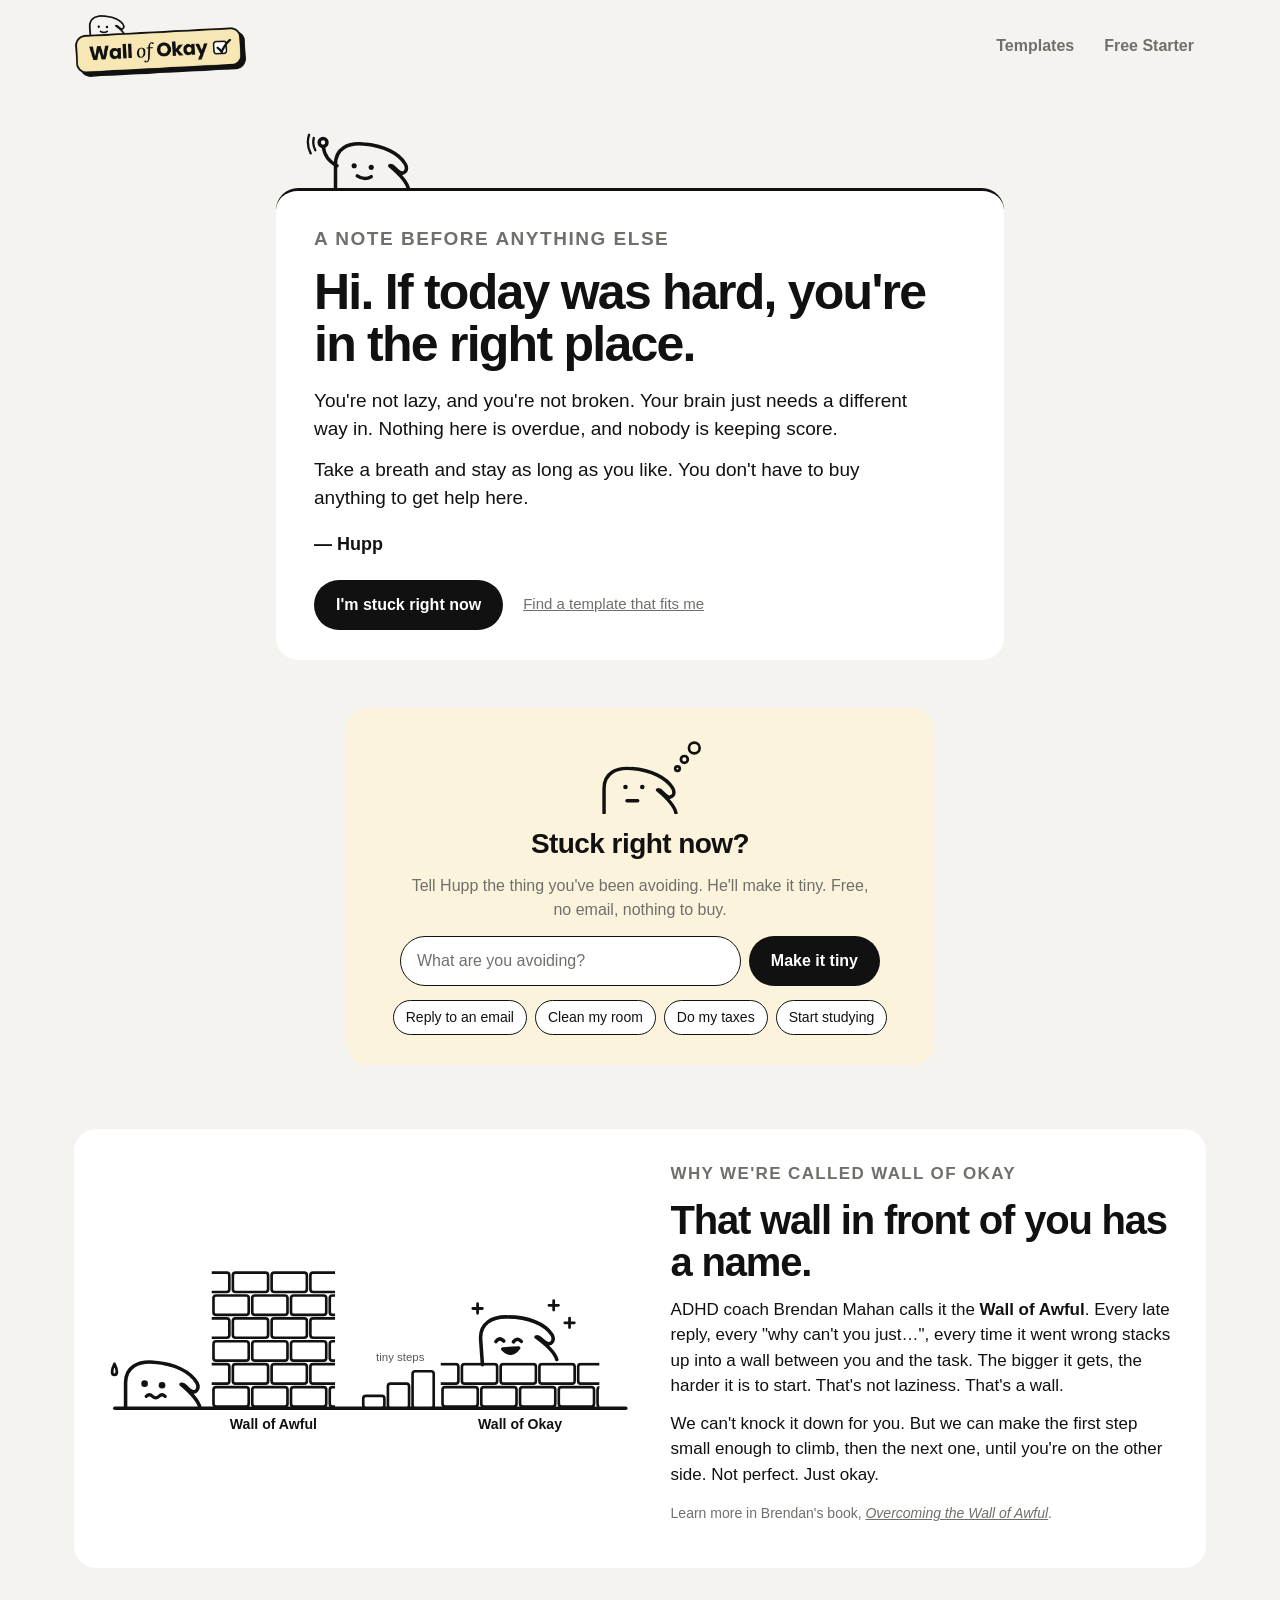
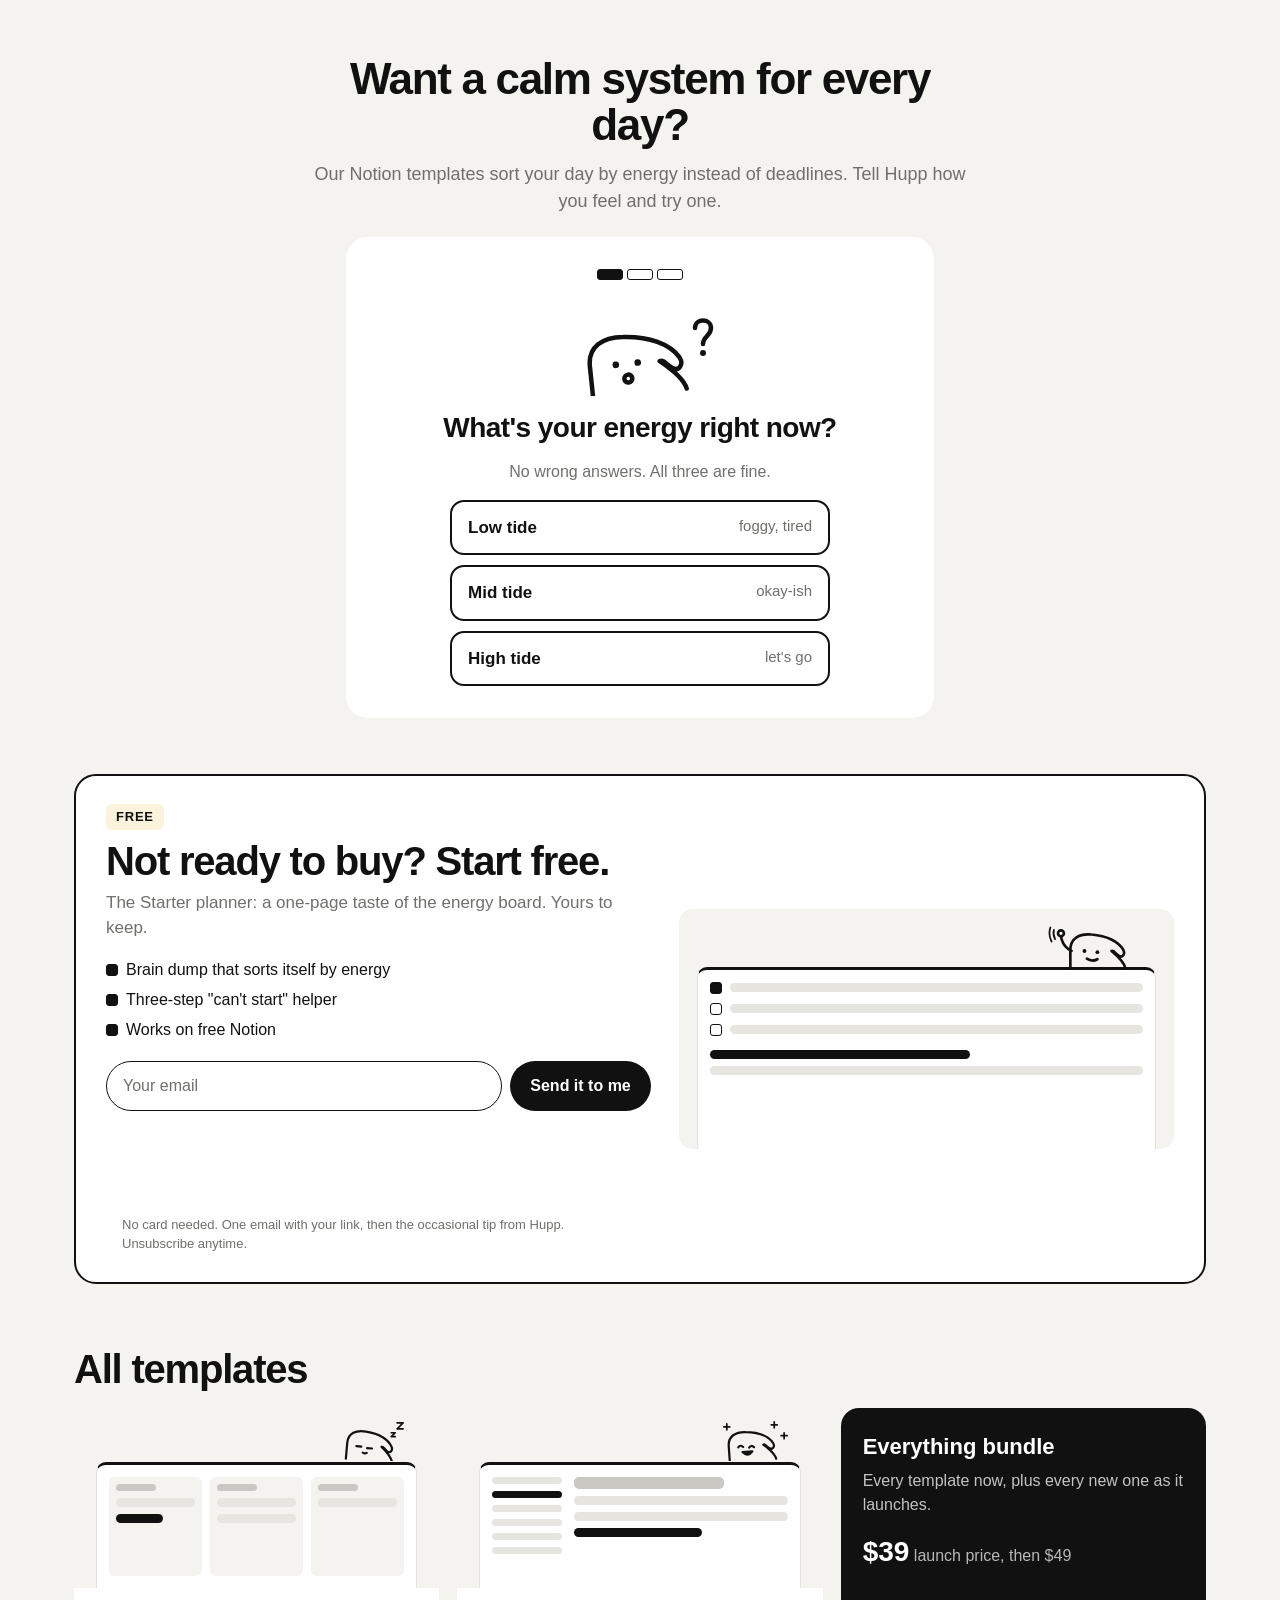
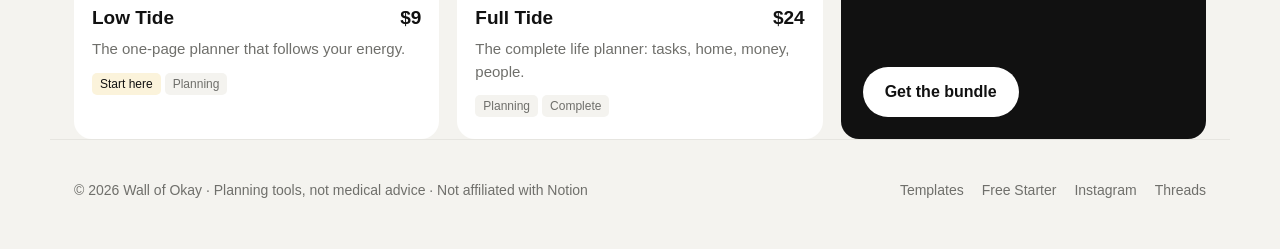
<file: index.html>
<!doctype html>
<html lang="en">
<head>
<meta charset="utf-8">
<meta name="viewport" content="width=device-width, initial-scale=1">
<title>Wall of Okay · Calm Notion templates for ADHD brains</title>
<meta name="description" content="Calm Notion templates for ADHD brains. Tell Hupp your energy, try a tiny planner, and get the free Starter.">
<meta name="theme-color" content="#F4F3EF">
<link rel="icon" href="/assets/favicon.svg" type="image/svg+xml">
<link rel="icon" href="/assets/favicon-32.png" sizes="32x32" type="image/png">
<link rel="apple-touch-icon" href="/assets/apple-touch-icon.png">
<meta property="og:type" content="website">
<meta property="og:site_name" content="Wall of Okay">
<meta property="og:title" content="Wall of Okay · Calm Notion templates for ADHD brains">
<meta property="og:description" content="Calm Notion templates for ADHD brains. Tell Hupp your energy, try a tiny planner, and get the free Starter.">
<meta property="og:url" content="https://wallofokay.com/">
<meta property="og:image" content="https://wallofokay.com/assets/og.png">
<meta name="twitter:card" content="summary_large_image">
<link rel="stylesheet" href="/assets/site.css">
</head>
<body>
<a class="skip" href="#main">Skip to content</a>
<header class="site-head">
<a class="brand" href="/"><img src="/assets/logo/wall-of-okay-logo.png" alt="Wall of Okay" width="172" height="64"></a>
<nav aria-label="Main"><a href="/templates.html">Templates</a><a href="/#starter">Free<span class="long"> Starter</span></a></nav>
</header>
<main id="main">
<section class="note" aria-labelledby="note-title">
<div class="note-card"><svg class="hupp sit" viewBox="20 32 170 100" width="170" height="100" aria-hidden="true" focusable="false"><path d="M60 100 Q44 92 42 74" fill="none" stroke="currentColor" stroke-width="4.5" stroke-linecap="round" stroke-linejoin="round"></path><circle cx="42" cy="70" r="5" fill="var(--bg)" stroke="currentColor" stroke-width="4.5"></circle><path d="M30 64 Q28 72 32 80" fill="none" stroke="currentColor" stroke-width="3" stroke-linecap="round" stroke-linejoin="round"></path><path d="M24 60 Q20 72 26 84" fill="none" stroke="currentColor" stroke-width="3" stroke-linecap="round" stroke-linejoin="round"></path><path d="M58 130 V98 C 58 78, 74 70, 94 72 C 120 74, 140 84, 148 98 C 152 106, 146 112, 140 108 C 134 104, 132 98, 128 100 C 140 110, 150 120, 152 130" fill="none" stroke="currentColor" stroke-width="4.5" stroke-linecap="round" stroke-linejoin="round"></path><circle cx="82" cy="100" r="3.3" fill="currentColor"></circle><circle cx="104" cy="102" r="3.3" fill="currentColor"></circle><path d="M86 113 Q95 119 104 114" fill="none" stroke="currentColor" stroke-width="4.5" stroke-linecap="round" stroke-linejoin="round"></path></svg>
<p class="note-label">A note before anything else</p>
<h1 id="note-title">Hi. If today was hard, you're in the right place.</h1>
<p>You're not lazy, and you're not broken. Your brain just needs a different way in. Nothing here is overdue, and nobody is keeping score.</p>
<p>Take a breath and stay as long as you like. You don't have to buy anything to get help here.</p>
<p class="sign">Hupp</p>
<div class="note-actions"><a class="btn" href="#stuck">I'm stuck right now</a><a class="link" href="#ask">Find a template that fits me</a></div>
</div>
</section>

<section class="stuck" id="stuck" aria-labelledby="stuck-title">
<div class="stuck-card">
<div class="st" data-st="ask">
<svg class="hupp md" viewBox="20 32 170 100" width="170" height="100" aria-hidden="true" focusable="false"><path d="M58 130 V98 C 58 78, 74 70, 94 72 C 120 74, 140 84, 148 98 C 152 106, 146 112, 140 108 C 134 104, 132 98, 128 100 C 140 110, 150 120, 152 130" fill="none" stroke="currentColor" stroke-width="4.5" stroke-linecap="round" stroke-linejoin="round"></path><circle cx="86" cy="96" r="3" fill="currentColor"></circle><circle cx="108" cy="96" r="3" fill="currentColor"></circle><path d="M88 114 H102" fill="none" stroke="currentColor" stroke-width="4.5" stroke-linecap="round" stroke-linejoin="round"></path><circle cx="154" cy="72" r="3" fill="none" stroke="currentColor" stroke-width="3.5"></circle><circle cx="163" cy="60" r="4.5" fill="none" stroke="currentColor" stroke-width="3.5"></circle><circle cx="176" cy="45" r="7" fill="none" stroke="currentColor" stroke-width="3.5"></circle></svg>
<h2 id="stuck-title" class="q" tabindex="-1">Stuck right now?</h2>
<p class="sub">Tell Hupp the thing you've been avoiding. He'll make it tiny. Free, no email, nothing to buy.</p>
<form class="stuck-form" data-stuck-form><label class="visually-hidden" for="stuck-input">What are you avoiding?</label>
<input id="stuck-input" type="text" maxlength="80" placeholder="What are you avoiding?" autocomplete="off"><button type="submit" class="btn">Make it tiny</button></form>
<div class="chips" aria-label="Or pick one"><button type="button" class="chip" data-chip>Reply to an email</button><button type="button" class="chip" data-chip>Clean my room</button><button type="button" class="chip" data-chip>Do my taxes</button><button type="button" class="chip" data-chip>Start studying</button></div>
</div>
<div class="st" data-st="step" hidden>
<svg class="hupp md" viewBox="20 32 170 100" width="170" height="100" aria-hidden="true" focusable="false"><path d="M58 130 V98 C 58 78, 74 70, 94 72 C 120 74, 140 84, 148 98 C 152 106, 146 112, 140 108 C 134 104, 132 98, 128 100 C 140 110, 150 120, 152 130" fill="none" stroke="currentColor" stroke-width="4.5" stroke-linecap="round" stroke-linejoin="round"></path><circle cx="86" cy="100" r="3.3" fill="currentColor"></circle><circle cx="108" cy="100" r="3.3" fill="currentColor"></circle><path d="M88 113 Q97 119 106 114" fill="none" stroke="currentColor" stroke-width="4.5" stroke-linecap="round" stroke-linejoin="round"></path><path d="M146 110 Q160 108 174 100" fill="none" stroke="currentColor" stroke-width="4.5" stroke-linecap="round" stroke-linejoin="round"></path><path d="M174 100 L182 96" fill="none" stroke="currentColor" stroke-width="4.5" stroke-linecap="round" stroke-linejoin="round"></path><circle cx="174" cy="100" r="4" fill="var(--bg)" stroke="currentColor" stroke-width="4.5"></circle></svg>
<h2 class="q" tabindex="-1">Okay. Your only job right now:</h2>
<p class="sub">For "<span data-task></span>"</p>
<div class="tiny" data-tiny></div>
<div class="row-btns"><button type="button" class="btn" data-start>Start 2 minutes</button><button type="button" class="btn ghost" data-smaller>Even smaller, please</button></div>
<button type="button" class="link" data-again>Something else</button>
</div>
<div class="st" data-st="timer" hidden>
<h2 class="q" tabindex="-1">Just this. Nothing else.</h2>
<div class="tiny" data-tiny-copy></div>
<div class="clock" data-clock aria-live="off">2:00</div>
<div class="bricks wide" data-timer-bricks aria-hidden="true"><i></i><i></i><i></i><i></i><i></i><i></i><i></i><i></i></div>
<div class="row-btns"><button type="button" class="btn" data-did>I did it</button><button type="button" class="btn ghost" data-stop>Stop</button></div>
</div>
<div class="st" data-st="done" hidden>
<div class="hopper"><svg class="hupp md" viewBox="20 32 170 100" width="170" height="100" aria-hidden="true" focusable="false"><g transform="rotate(-4 100 130)"><path d="M58 130 V98 C 58 78, 74 70, 94 72 C 120 74, 140 84, 148 98 C 152 106, 146 112, 140 108 C 134 104, 132 98, 128 100 C 140 110, 150 120, 152 130" fill="none" stroke="currentColor" stroke-width="4.5" stroke-linecap="round" stroke-linejoin="round"></path><path d="M77 102 Q82 96 87 102" fill="none" stroke="currentColor" stroke-width="4.5" stroke-linecap="round" stroke-linejoin="round"></path><path d="M99 104 Q104 98 109 104" fill="none" stroke="currentColor" stroke-width="4.5" stroke-linecap="round" stroke-linejoin="round"></path><path d="M85 112 Q95 124 105 112 Z" fill="currentColor" stroke="currentColor" stroke-width="4.5" stroke-linecap="round" stroke-linejoin="round"></path></g><path d="M52 56 V68 M46 62 H58" fill="none" stroke="currentColor" stroke-width="3.5" stroke-linecap="round" stroke-linejoin="round"></path><path d="M148 52 V64 M142 58 H154" fill="none" stroke="currentColor" stroke-width="3.5" stroke-linecap="round" stroke-linejoin="round"></path><path d="M168 74 V86 M162 80 H174" fill="none" stroke="currentColor" stroke-width="3.5" stroke-linecap="round" stroke-linejoin="round"></path></svg><span class="hupword" aria-hidden="true">hup!</span></div>
<h2 class="q" tabindex="-1">You started. That's the hardest part.</h2>
<p class="sub">Keep going for two more minutes, or stop here. Both count.</p>
<div class="row-btns"><button type="button" class="btn" data-more>2 more minutes</button><button type="button" class="btn ghost" data-again>Something else</button></div>
</div>
<div class="st" data-st="rest" hidden>
<svg class="hupp md" viewBox="20 32 170 100" width="170" height="100" aria-hidden="true" focusable="false"><g transform="rotate(5 100 130)"><path d="M58 130 V98 C 58 78, 74 70, 94 72 C 120 74, 140 84, 148 98 C 152 106, 146 112, 140 108 C 134 104, 132 98, 128 100 C 140 110, 150 120, 152 130" fill="none" stroke="currentColor" stroke-width="4.5" stroke-linecap="round" stroke-linejoin="round"></path><path d="M77 103 H87" fill="none" stroke="currentColor" stroke-width="4.5" stroke-linecap="round" stroke-linejoin="round"></path><path d="M99 105 H109" fill="none" stroke="currentColor" stroke-width="4.5" stroke-linecap="round" stroke-linejoin="round"></path><path d="M91 115 Q95 117 99 115" fill="none" stroke="currentColor" stroke-width="4.5" stroke-linecap="round" stroke-linejoin="round"></path></g><path d="M150 74 H158 L150 82 H158" fill="none" stroke="currentColor" stroke-width="3.5" stroke-linecap="round" stroke-linejoin="round"></path><path d="M162 54 H174 L162 66 H174" fill="none" stroke="currentColor" stroke-width="3.5" stroke-linecap="round" stroke-linejoin="round"></path></svg>
<h2 class="q" tabindex="-1">That's okay. You showed up.</h2>
<p class="sub">Not today is allowed. Come back whenever you're ready. Hupp will be here.</p>
<button type="button" class="btn ghost" data-again>Try something else</button>
</div>
</div>
</section>

<section class="story" aria-labelledby="story-title">
<div class="story-art"><svg class="walls" viewBox="0 74 600 196" width="600" height="196" role="img" aria-label="Hupp stuck in front of a tall Wall of Awful, then tiny steps up to a low Wall of Okay, where Hupp sits and celebrates."><g fill="none" stroke="currentColor" stroke-width="3" stroke-linejoin="round"><clipPath id="c120"><rect x="120" y="84" width="140" height="156"/></clipPath><g clip-path="url(#c120)"><rect x="122" y="216" width="40" height="22" rx="3"/><rect x="166" y="216" width="40" height="22" rx="3"/><rect x="210" y="216" width="40" height="22" rx="3"/><rect x="254" y="216" width="40" height="22" rx="3"/><rect x="100" y="190" width="40" height="22" rx="3"/><rect x="144" y="190" width="40" height="22" rx="3"/><rect x="188" y="190" width="40" height="22" rx="3"/><rect x="232" y="190" width="40" height="22" rx="3"/><rect x="122" y="164" width="40" height="22" rx="3"/><rect x="166" y="164" width="40" height="22" rx="3"/><rect x="210" y="164" width="40" height="22" rx="3"/><rect x="254" y="164" width="40" height="22" rx="3"/><rect x="100" y="138" width="40" height="22" rx="3"/><rect x="144" y="138" width="40" height="22" rx="3"/><rect x="188" y="138" width="40" height="22" rx="3"/><rect x="232" y="138" width="40" height="22" rx="3"/><rect x="122" y="112" width="40" height="22" rx="3"/><rect x="166" y="112" width="40" height="22" rx="3"/><rect x="210" y="112" width="40" height="22" rx="3"/><rect x="254" y="112" width="40" height="22" rx="3"/><rect x="100" y="86" width="40" height="22" rx="3"/><rect x="144" y="86" width="40" height="22" rx="3"/><rect x="188" y="86" width="40" height="22" rx="3"/><rect x="232" y="86" width="40" height="22" rx="3"/></g><rect x="292" y="226" width="24" height="14" rx="3"/><rect x="320" y="212" width="24" height="28" rx="3"/><rect x="348" y="198" width="24" height="42" rx="3"/><clipPath id="c380"><rect x="380" y="188" width="180" height="52"/></clipPath><g clip-path="url(#c380)"><rect x="382" y="216" width="40" height="22" rx="3"/><rect x="426" y="216" width="40" height="22" rx="3"/><rect x="470" y="216" width="40" height="22" rx="3"/><rect x="514" y="216" width="40" height="22" rx="3"/><rect x="558" y="216" width="40" height="22" rx="3"/><rect x="360" y="190" width="40" height="22" rx="3"/><rect x="404" y="190" width="40" height="22" rx="3"/><rect x="448" y="190" width="40" height="22" rx="3"/><rect x="492" y="190" width="40" height="22" rx="3"/><rect x="536" y="190" width="40" height="22" rx="3"/></g></g><path d="M10 240 H590" stroke="currentColor" stroke-width="4" stroke-linecap="round"/><g transform="translate(-30 123) scale(0.9)"><path d="M58 130 V98 C 58 78, 74 70, 94 72 C 120 74, 140 84, 148 98 C 152 106, 146 112, 140 108 C 134 104, 132 98, 128 100 C 140 110, 150 120, 152 130" fill="none" stroke="currentColor" stroke-width="4.5" stroke-linecap="round" stroke-linejoin="round"></path><circle cx="82" cy="99" r="4.2" fill="currentColor"></circle><circle cx="104" cy="101" r="4.2" fill="currentColor"></circle><path d="M84 115 Q88 111 92 115 Q96 119 100 115 Q104 111 108 115" fill="none" stroke="currentColor" stroke-width="4" stroke-linecap="round" stroke-linejoin="round"></path><path d="M44 74 C 40 82, 40 88, 44 88 C 48 88, 48 82, 44 74 Z" fill="none" stroke="currentColor" stroke-width="3.5" stroke-linecap="round" stroke-linejoin="round"></path></g><g transform="translate(375 71) scale(0.9)"><g transform="rotate(-4 100 130)"><path d="M58 130 V98 C 58 78, 74 70, 94 72 C 120 74, 140 84, 148 98 C 152 106, 146 112, 140 108 C 134 104, 132 98, 128 100 C 140 110, 150 120, 152 130" fill="none" stroke="currentColor" stroke-width="4.5" stroke-linecap="round" stroke-linejoin="round"></path><path d="M77 102 Q82 96 87 102" fill="none" stroke="currentColor" stroke-width="4.5" stroke-linecap="round" stroke-linejoin="round"></path><path d="M99 104 Q104 98 109 104" fill="none" stroke="currentColor" stroke-width="4.5" stroke-linecap="round" stroke-linejoin="round"></path><path d="M85 112 Q95 124 105 112 Z" fill="currentColor" stroke="currentColor" stroke-width="4.5" stroke-linecap="round" stroke-linejoin="round"></path></g><path d="M52 56 V68 M46 62 H58" fill="none" stroke="currentColor" stroke-width="3.5" stroke-linecap="round" stroke-linejoin="round"></path><path d="M148 52 V64 M142 58 H154" fill="none" stroke="currentColor" stroke-width="3.5" stroke-linecap="round" stroke-linejoin="round"></path><path d="M168 74 V86 M162 80 H174" fill="none" stroke="currentColor" stroke-width="3.5" stroke-linecap="round" stroke-linejoin="round"></path></g><g fill="currentColor" font-family="inherit" font-weight="800" font-size="16" text-anchor="middle"><text x="190" y="264">Wall of Awful</text><text x="470" y="264">Wall of Okay</text></g><text x="334" y="186" fill="currentColor" font-family="inherit" font-size="13" text-anchor="middle" opacity=".7">tiny steps</text></svg></div>
<div class="story-text">
<p class="note-label">Why we're called Wall of Okay</p>
<h2 id="story-title">That wall in front of you has a name.</h2>
<p>ADHD coach Brendan Mahan calls it the <b>Wall of Awful</b>. Every late reply, every "why can't you just…", every time it went wrong stacks up into a wall between you and the task. The bigger it gets, the harder it is to start. That's not laziness. That's a wall.</p>
<p>We can't knock it down for you. But we can make the first step small enough to climb, then the next one, until you're on the other side. Not perfect. Just okay.</p>
<p class="cite">Learn more in Brendan's book, <a href="https://www.hachettebookgroup.com/titles/brendan-mahan-med-ms/overcoming-the-wall-of-awful/9781538778951/" rel="noopener" target="_blank"><i>Overcoming the Wall of Awful</i></a>.</p>
</div>
</section>

<div class="intro"><h2>Want a calm system for every day?</h2>
<p>Our Notion templates sort your day by energy instead of deadlines. Tell Hupp how you feel and try one.</p></div>

<section class="ask" id="ask" aria-label="Ask Hupp">
<div class="ask-card" data-step="1">
<div class="bricks" aria-hidden="true"><i class="on"></i><i></i><i></i></div>
<svg class="hupp lg" viewBox="20 32 170 100" width="170" height="100" role="img" aria-label="Hupp, asking a question"><g transform="rotate(-6 100 130)"><path d="M58 130 V98 C 58 78, 74 70, 94 72 C 120 74, 140 84, 148 98 C 152 106, 146 112, 140 108 C 134 104, 132 98, 128 100 C 140 110, 150 120, 152 130" fill="none" stroke="currentColor" stroke-width="4.5" stroke-linecap="round" stroke-linejoin="round"></path><circle cx="84" cy="99" r="3.3" fill="currentColor"></circle><circle cx="106" cy="99" r="3.3" fill="currentColor"></circle><circle cx="95" cy="114" r="4" fill="none" stroke="currentColor" stroke-width="4.5"></circle></g><path d="M160 64 C 160 54, 176 54, 176 64 C 176 72, 168 72, 168 80" fill="none" stroke="currentColor" stroke-width="4.5" stroke-linecap="round"></path><circle cx="168" cy="89" r="3" fill="currentColor"></circle></svg>
<h2 class="q" tabindex="-1">What's your energy right now?</h2>
<p class="sub">No wrong answers. All three are fine.</p>
<div class="opts" role="group" aria-label="Your energy"><button type="button" class="opt" data-energy="low" aria-pressed="false">Low tide <small>foggy, tired</small></button><button type="button" class="opt" data-energy="mid" aria-pressed="false">Mid tide <small>okay-ish</small></button><button type="button" class="opt" data-energy="high" aria-pressed="false">High tide <small>let's go</small></button></div>
<noscript><p class="sub"><a href="/templates.html">See the templates</a></p></noscript>
</div>

<div class="ask-card" data-step="2" hidden>
<div class="bricks" aria-hidden="true"><i class="on"></i><i class="on"></i><i></i></div>
<h2 class="q" tabindex="-1" data-board-q>Here's your board. Try it.</h2>
<div class="mini">
<div class="bar" aria-hidden="true"><i></i><i></i><i></i><span data-bar>Low Tide · Today</span></div>
<div class="in"><h3>Today</h3><div class="meta">Energy: <span data-energy-label>Mid tide</span> · <span data-count>3 things</span></div>
<div class="col"><div class="head" data-energy-label>Mid tide</div><div data-tasks></div></div>
<form class="dump" data-dump><label class="visually-hidden" for="dump-input">Dump a thought</label><input id="dump-input" type="text" maxlength="60" placeholder="Dump a thought…" autocomplete="off"><button type="submit">Add</button></form>
</div></div>
<div class="toast" role="status" aria-live="polite" hidden><svg class="hupp" viewBox="20 32 170 100" width="170" height="100" aria-hidden="true" focusable="false"><g transform="rotate(-4 100 130)"><path d="M58 130 V98 C 58 78, 74 70, 94 72 C 120 74, 140 84, 148 98 C 152 106, 146 112, 140 108 C 134 104, 132 98, 128 100 C 140 110, 150 120, 152 130" fill="none" stroke="currentColor" stroke-width="4.5" stroke-linecap="round" stroke-linejoin="round"></path><path d="M77 102 Q82 96 87 102" fill="none" stroke="currentColor" stroke-width="4.5" stroke-linecap="round" stroke-linejoin="round"></path><path d="M99 104 Q104 98 109 104" fill="none" stroke="currentColor" stroke-width="4.5" stroke-linecap="round" stroke-linejoin="round"></path><path d="M85 112 Q95 124 105 112 Z" fill="currentColor" stroke="currentColor" stroke-width="4.5" stroke-linecap="round" stroke-linejoin="round"></path></g><path d="M52 56 V68 M46 62 H58" fill="none" stroke="currentColor" stroke-width="3.5" stroke-linecap="round" stroke-linejoin="round"></path><path d="M148 52 V64 M142 58 H154" fill="none" stroke="currentColor" stroke-width="3.5" stroke-linecap="round" stroke-linejoin="round"></path><path d="M168 74 V86 M162 80 H174" fill="none" stroke="currentColor" stroke-width="3.5" stroke-linecap="round" stroke-linejoin="round"></path></svg><span data-cheer>Nice. That counts.</span><span class="hupword" aria-hidden="true">hup!</span></div>
<ul class="hint"><li>Tick a task</li><li>Tap a task for its first tiny step</li><li>Dump a thought</li></ul>
<button type="button" class="btn" data-next>Next: Hupp's pick</button>
</div>

<div class="ask-card" data-step="3" hidden>
<div class="bricks" aria-hidden="true"><i class="on"></i><i class="on"></i><i class="on"></i></div>
<div data-rec="lowtide" class="after">
<svg class="hupp lg" viewBox="20 32 170 100" width="170" height="100" role="img" aria-label="Hupp, pointing"><path d="M58 130 V98 C 58 78, 74 70, 94 72 C 120 74, 140 84, 148 98 C 152 106, 146 112, 140 108 C 134 104, 132 98, 128 100 C 140 110, 150 120, 152 130" fill="none" stroke="currentColor" stroke-width="4.5" stroke-linecap="round" stroke-linejoin="round"></path><circle cx="86" cy="100" r="3.3" fill="currentColor"></circle><circle cx="108" cy="100" r="3.3" fill="currentColor"></circle><path d="M88 113 Q97 119 106 114" fill="none" stroke="currentColor" stroke-width="4.5" stroke-linecap="round" stroke-linejoin="round"></path><path d="M146 110 Q160 108 174 100" fill="none" stroke="currentColor" stroke-width="4.5" stroke-linecap="round" stroke-linejoin="round"></path><path d="M174 100 L182 96" fill="none" stroke="currentColor" stroke-width="4.5" stroke-linecap="round" stroke-linejoin="round"></path><circle cx="174" cy="100" r="4" fill="var(--bg)" stroke="currentColor" stroke-width="4.5"></circle></svg>
<h2 class="q" tabindex="-1">Want this for your whole week?</h2>
<p class="sub">You just used the heart of Low Tide.</p>
<div class="result"><b>Low Tide planner</b><p>Brain dump, energy board, Dopamine Menu and a ten-second check-in. One page.</p></div>
<a class="btn" href="/low-tide.html">Get Low Tide · $9</a>
</div>
<div data-rec="fulltide" class="after" hidden>
<svg class="hupp lg" viewBox="20 32 170 100" width="170" height="100" role="img" aria-label="Hupp, celebrating"><g transform="rotate(-4 100 130)"><path d="M58 130 V98 C 58 78, 74 70, 94 72 C 120 74, 140 84, 148 98 C 152 106, 146 112, 140 108 C 134 104, 132 98, 128 100 C 140 110, 150 120, 152 130" fill="none" stroke="currentColor" stroke-width="4.5" stroke-linecap="round" stroke-linejoin="round"></path><path d="M77 102 Q82 96 87 102" fill="none" stroke="currentColor" stroke-width="4.5" stroke-linecap="round" stroke-linejoin="round"></path><path d="M99 104 Q104 98 109 104" fill="none" stroke="currentColor" stroke-width="4.5" stroke-linecap="round" stroke-linejoin="round"></path><path d="M85 112 Q95 124 105 112 Z" fill="currentColor" stroke="currentColor" stroke-width="4.5" stroke-linecap="round" stroke-linejoin="round"></path></g><path d="M52 56 V68 M46 62 H58" fill="none" stroke="currentColor" stroke-width="3.5" stroke-linecap="round" stroke-linejoin="round"></path><path d="M148 52 V64 M142 58 H154" fill="none" stroke="currentColor" stroke-width="3.5" stroke-linecap="round" stroke-linejoin="round"></path><path d="M168 74 V86 M162 80 H174" fill="none" stroke="currentColor" stroke-width="3.5" stroke-linecap="round" stroke-linejoin="round"></path></svg>
<h2 class="q" tabindex="-1">You've got energy. Let's give it a home.</h2>
<p class="sub">High tide days are great for setting up the full system.</p>
<div class="result"><b>Full Tide planner</b><p>Plan, wellness, home, money, people and a weekly review, with a calm home page for today.</p></div>
<a class="btn" href="/full-tide.html">Get Full Tide · $24</a>
</div>
<button type="button" class="link" data-restart>Try another energy</button>
<a class="link" href="#starter">Not ready? Start with the free Starter</a>
</div>
</section>

<div class="wrap">
<section class="free home-free" id="starter" aria-labelledby="starter-title" data-cat="free">
<div><span class="badge">FREE</span><h2 id="starter-title">Not ready to buy? Start free.</h2>
<p>The Starter planner: a one-page taste of the energy board. Yours to keep.</p>
<ul><li><span class="bx f"></span>Brain dump that sorts itself by energy</li><li><span class="bx f"></span>Three-step "can't start" helper</li><li><span class="bx f"></span>Works on free Notion</li></ul>
<form class="form" data-starter novalidate>
<label class="visually-hidden" for="starter-email">Your email</label>
<input id="starter-email" type="email" name="email_address" placeholder="Your email" autocomplete="email" required>
<button type="submit">Send it to me</button>
</form>
<div class="form-msg" role="status" aria-live="polite"></div>
<div class="thanks" hidden><svg class="hupp" viewBox="20 32 170 100" width="170" height="100" aria-hidden="true" focusable="false"><g transform="rotate(-4 100 130)"><path d="M58 130 V98 C 58 78, 74 70, 94 72 C 120 74, 140 84, 148 98 C 152 106, 146 112, 140 108 C 134 104, 132 98, 128 100 C 140 110, 150 120, 152 130" fill="none" stroke="currentColor" stroke-width="4.5" stroke-linecap="round" stroke-linejoin="round"></path><path d="M77 102 Q82 96 87 102" fill="none" stroke="currentColor" stroke-width="4.5" stroke-linecap="round" stroke-linejoin="round"></path><path d="M99 104 Q104 98 109 104" fill="none" stroke="currentColor" stroke-width="4.5" stroke-linecap="round" stroke-linejoin="round"></path><path d="M85 112 Q95 124 105 112 Z" fill="currentColor" stroke="currentColor" stroke-width="4.5" stroke-linecap="round" stroke-linejoin="round"></path></g><path d="M52 56 V68 M46 62 H58" fill="none" stroke="currentColor" stroke-width="3.5" stroke-linecap="round" stroke-linejoin="round"></path><path d="M148 52 V64 M142 58 H154" fill="none" stroke="currentColor" stroke-width="3.5" stroke-linecap="round" stroke-linejoin="round"></path><path d="M168 74 V86 M162 80 H174" fill="none" stroke="currentColor" stroke-width="3.5" stroke-linecap="round" stroke-linejoin="round"></path></svg><div><b>Check your inbox.</b>Hupp just sent your Starter. It can take a minute.</div></div>
<div class="note">No card needed. One email with your link, then the occasional tip from Hupp. Unsubscribe anytime.</div></div>
<div class="pvwrap" aria-hidden="true"><svg class="hupp" viewBox="20 32 170 100" width="170" height="100" aria-hidden="true" focusable="false"><path d="M60 100 Q44 92 42 74" fill="none" stroke="currentColor" stroke-width="4.5" stroke-linecap="round" stroke-linejoin="round"></path><circle cx="42" cy="70" r="5" fill="var(--bg)" stroke="currentColor" stroke-width="4.5"></circle><path d="M30 64 Q28 72 32 80" fill="none" stroke="currentColor" stroke-width="3" stroke-linecap="round" stroke-linejoin="round"></path><path d="M24 60 Q20 72 26 84" fill="none" stroke="currentColor" stroke-width="3" stroke-linecap="round" stroke-linejoin="round"></path><path d="M58 130 V98 C 58 78, 74 70, 94 72 C 120 74, 140 84, 148 98 C 152 106, 146 112, 140 108 C 134 104, 132 98, 128 100 C 140 110, 150 120, 152 130" fill="none" stroke="currentColor" stroke-width="4.5" stroke-linecap="round" stroke-linejoin="round"></path><circle cx="82" cy="100" r="3.3" fill="currentColor"></circle><circle cx="104" cy="102" r="3.3" fill="currentColor"></circle><path d="M86 113 Q95 119 104 114" fill="none" stroke="currentColor" stroke-width="4.5" stroke-linecap="round" stroke-linejoin="round"></path></svg><div class="pv"><div class="ln"><span class="bx f"></span><i></i></div><div class="ln"><span class="bx"></span><i></i></div><div class="ln"><span class="bx"></span><i></i></div><i class="d" style="margin-top:14px"></i><i></i></div></div>
</section>

<h2 class="section-title">All templates</h2>
<div class="grid"><a class="card" href="/low-tide.html" data-cat="planning"><div class="cover" aria-hidden="true"><div class="pv cols3"><div><i class="hd"></i><i></i><i class="d"></i></div><div><i class="hd"></i><i></i><i></i></div><div><i class="hd"></i><i></i></div></div><svg class="hupp" viewBox="20 32 170 100" width="170" height="100" aria-hidden="true" focusable="false"><g transform="rotate(5 100 130)"><path d="M58 130 V98 C 58 78, 74 70, 94 72 C 120 74, 140 84, 148 98 C 152 106, 146 112, 140 108 C 134 104, 132 98, 128 100 C 140 110, 150 120, 152 130" fill="none" stroke="currentColor" stroke-width="4.5" stroke-linecap="round" stroke-linejoin="round"></path><path d="M77 103 H87" fill="none" stroke="currentColor" stroke-width="4.5" stroke-linecap="round" stroke-linejoin="round"></path><path d="M99 105 H109" fill="none" stroke="currentColor" stroke-width="4.5" stroke-linecap="round" stroke-linejoin="round"></path><path d="M91 115 Q95 117 99 115" fill="none" stroke="currentColor" stroke-width="4.5" stroke-linecap="round" stroke-linejoin="round"></path></g><path d="M150 74 H158 L150 82 H158" fill="none" stroke="currentColor" stroke-width="3.5" stroke-linecap="round" stroke-linejoin="round"></path><path d="M162 54 H174 L162 66 H174" fill="none" stroke="currentColor" stroke-width="3.5" stroke-linecap="round" stroke-linejoin="round"></path></svg></div><div class="body"><div class="row"><b>Low Tide</b><span class="price">$9</span></div><p>The one-page planner that follows your energy.</p><div><span class="tag y">Start here</span><span class="tag">Planning</span></div></div></a><a class="card" href="/full-tide.html" data-cat="planning"><div class="cover" aria-hidden="true"><div class="pv side"><div class="nav"><i></i><i class="on"></i><i></i><i></i><i></i><i></i></div><div class="main"><i class="w"></i><i></i><i></i><i class="d"></i></div></div><svg class="hupp" viewBox="20 32 170 100" width="170" height="100" aria-hidden="true" focusable="false"><g transform="rotate(-4 100 130)"><path d="M58 130 V98 C 58 78, 74 70, 94 72 C 120 74, 140 84, 148 98 C 152 106, 146 112, 140 108 C 134 104, 132 98, 128 100 C 140 110, 150 120, 152 130" fill="none" stroke="currentColor" stroke-width="4.5" stroke-linecap="round" stroke-linejoin="round"></path><path d="M77 102 Q82 96 87 102" fill="none" stroke="currentColor" stroke-width="4.5" stroke-linecap="round" stroke-linejoin="round"></path><path d="M99 104 Q104 98 109 104" fill="none" stroke="currentColor" stroke-width="4.5" stroke-linecap="round" stroke-linejoin="round"></path><path d="M85 112 Q95 124 105 112 Z" fill="currentColor" stroke="currentColor" stroke-width="4.5" stroke-linecap="round" stroke-linejoin="round"></path></g><path d="M52 56 V68 M46 62 H58" fill="none" stroke="currentColor" stroke-width="3.5" stroke-linecap="round" stroke-linejoin="round"></path><path d="M148 52 V64 M142 58 H154" fill="none" stroke="currentColor" stroke-width="3.5" stroke-linecap="round" stroke-linejoin="round"></path><path d="M168 74 V86 M162 80 H174" fill="none" stroke="currentColor" stroke-width="3.5" stroke-linecap="round" stroke-linejoin="round"></path></svg></div><div class="body"><div class="row"><b>Full Tide</b><span class="price">$24</span></div><p>The complete life planner: tasks, home, money, people.</p><div><span class="tag">Planning</span><span class="tag">Complete</span></div></div></a><div class="bundle" data-cat="planning"><div><b>Everything bundle</b><p>Every template now, plus every new one as it launches.</p>
<p class="amount"><strong>$39</strong> <span>launch price, then $49</span></p></div><a class="btn light" data-buy="bundle" href="#">Get the bundle</a></div></div>
</div>
</main>
<footer class="site-foot">
<div>© <span data-year>2026</span> Wall of Okay · Planning tools, not medical advice · Not affiliated with Notion</div>
<nav aria-label="Footer"><a href="/templates.html">Templates</a><a href="/#starter">Free Starter</a><a data-link="etsy" href="#" hidden>Etsy shop</a><a data-link="instagram" href="#" hidden>Instagram</a><a data-link="threads" href="#" hidden>Threads</a></nav>
</footer>
<script src="/assets/config.js"></script>
<script src="/assets/site.js"></script>
<script src="/assets/ask.js"></script>
<script src="/assets/stuck.js"></script>
</body>
</html>
</file>
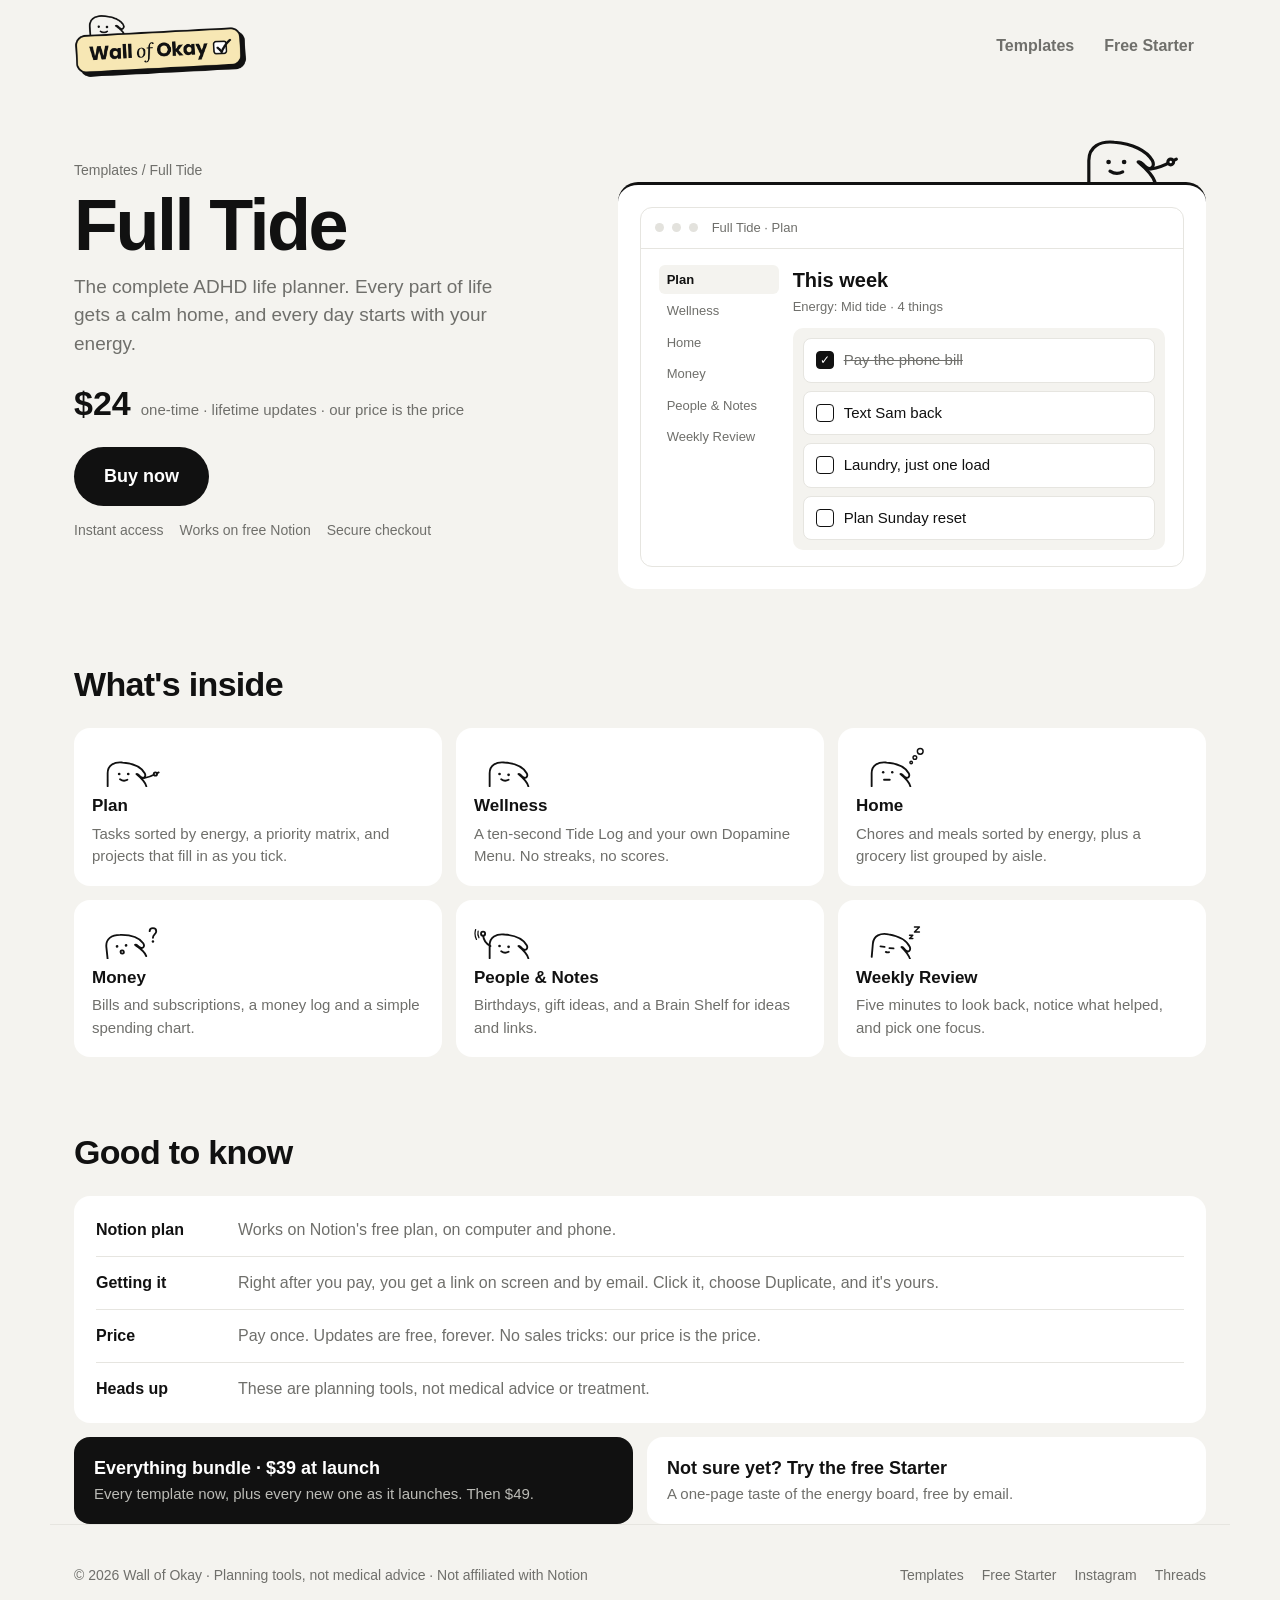
<file: full-tide.html>
<!doctype html>
<html lang="en">
<head>
<meta charset="utf-8">
<meta name="viewport" content="width=device-width, initial-scale=1">
<title>Full Tide · Wall of Okay</title>
<meta name="description" content="Full Tide: the complete ADHD life planner for Notion. Plan, wellness, home, money, people and a weekly review. $24, one-time.">
<meta name="theme-color" content="#F4F3EF">
<link rel="icon" href="/assets/favicon.svg" type="image/svg+xml">
<link rel="icon" href="/assets/favicon-32.png" sizes="32x32" type="image/png">
<link rel="apple-touch-icon" href="/assets/apple-touch-icon.png">
<meta property="og:type" content="website">
<meta property="og:site_name" content="Wall of Okay">
<meta property="og:title" content="Full Tide · Wall of Okay">
<meta property="og:description" content="Full Tide: the complete ADHD life planner for Notion. Plan, wellness, home, money, people and a weekly review. $24, one-time.">
<meta property="og:url" content="https://wallofokay.com/full-tide.html">
<meta property="og:image" content="https://wallofokay.com/assets/og.png">
<meta name="twitter:card" content="summary_large_image">
<link rel="stylesheet" href="/assets/site.css">
</head>
<body class="has-sticky">
<a class="skip" href="#main">Skip to content</a>
<header class="site-head">
<a class="brand" href="/"><img src="/assets/logo/wall-of-okay-logo.png" alt="Wall of Okay" width="172" height="64"></a>
<nav aria-label="Main"><a href="/templates.html">Templates</a><a href="/#starter">Free<span class="long"> Starter</span></a></nav>
</header>
<main id="main" class="wrap">
<div class="hero"><div>
<div class="crumb"><a href="/templates.html">Templates</a> / Full Tide</div>
<h1>Full Tide</h1>
<p class="lede">The complete ADHD life planner. Every part of life gets a calm home, and every day starts with your energy.</p>
<div class="pricing"><b>$24</b><span>one-time · lifetime updates · our price is the price</span></div>
<a class="btn big" data-buy="fulltide" href="#">Buy now</a>
<ul class="trust"><li>Instant access</li><li>Works on free Notion</li><li>Secure checkout</li></ul>
</div>
<div class="shot"><svg class="hupp" viewBox="20 32 170 100" width="170" height="100" aria-hidden="true" focusable="false"><path d="M58 130 V98 C 58 78, 74 70, 94 72 C 120 74, 140 84, 148 98 C 152 106, 146 112, 140 108 C 134 104, 132 98, 128 100 C 140 110, 150 120, 152 130" fill="none" stroke="currentColor" stroke-width="4.5" stroke-linecap="round" stroke-linejoin="round"></path><circle cx="86" cy="100" r="3.3" fill="currentColor"></circle><circle cx="108" cy="100" r="3.3" fill="currentColor"></circle><path d="M88 113 Q97 119 106 114" fill="none" stroke="currentColor" stroke-width="4.5" stroke-linecap="round" stroke-linejoin="round"></path><path d="M146 110 Q160 108 174 100" fill="none" stroke="currentColor" stroke-width="4.5" stroke-linecap="round" stroke-linejoin="round"></path><path d="M174 100 L182 96" fill="none" stroke="currentColor" stroke-width="4.5" stroke-linecap="round" stroke-linejoin="round"></path><circle cx="174" cy="100" r="4" fill="var(--bg)" stroke="currentColor" stroke-width="4.5"></circle></svg><div class="mini" aria-hidden="true"><div class="bar"><i></i><i></i><i></i><span>Full Tide · Plan</span></div><div class="in ft">
<nav><span class="on">Plan</span><span>Wellness</span><span>Home</span><span>Money</span><span>People &amp; Notes</span><span>Weekly Review</span></nav>
<div><h3>This week</h3><div class="meta">Energy: Mid tide · 4 things</div>
<div class="col"><div class="task done"><span class="box">✓</span><span class="t name">Pay the phone bill</span></div><div class="task"><span class="box"></span><span class="t">Text Sam back</span></div><div class="task"><span class="box"></span><span class="t">Laundry, just one load</span></div><div class="task"><span class="box"></span><span class="t">Plan Sunday reset</span></div></div></div>
</div></div></div></div>
<h2 class="h2">What's inside</h2>
<div class="feats six"><div class="feat"><svg class="hupp" viewBox="20 32 170 100" width="170" height="100" aria-hidden="true" focusable="false"><path d="M58 130 V98 C 58 78, 74 70, 94 72 C 120 74, 140 84, 148 98 C 152 106, 146 112, 140 108 C 134 104, 132 98, 128 100 C 140 110, 150 120, 152 130" fill="none" stroke="currentColor" stroke-width="4.5" stroke-linecap="round" stroke-linejoin="round"></path><circle cx="86" cy="100" r="3.3" fill="currentColor"></circle><circle cx="108" cy="100" r="3.3" fill="currentColor"></circle><path d="M88 113 Q97 119 106 114" fill="none" stroke="currentColor" stroke-width="4.5" stroke-linecap="round" stroke-linejoin="round"></path><path d="M146 110 Q160 108 174 100" fill="none" stroke="currentColor" stroke-width="4.5" stroke-linecap="round" stroke-linejoin="round"></path><path d="M174 100 L182 96" fill="none" stroke="currentColor" stroke-width="4.5" stroke-linecap="round" stroke-linejoin="round"></path><circle cx="174" cy="100" r="4" fill="var(--bg)" stroke="currentColor" stroke-width="4.5"></circle></svg><b>Plan</b><p>Tasks sorted by energy, a priority matrix, and projects that fill in as you tick.</p></div><div class="feat"><svg class="hupp" viewBox="20 32 170 100" width="170" height="100" aria-hidden="true" focusable="false"><path d="M58 130 V98 C 58 78, 74 70, 94 72 C 120 74, 140 84, 148 98 C 152 106, 146 112, 140 108 C 134 104, 132 98, 128 100 C 140 110, 150 120, 152 130" fill="none" stroke="currentColor" stroke-width="4.5" stroke-linecap="round" stroke-linejoin="round"></path><circle cx="82" cy="100" r="3.3" fill="currentColor"></circle><circle cx="104" cy="102" r="3.3" fill="currentColor"></circle><path d="M86 113 Q95 119 104 114" fill="none" stroke="currentColor" stroke-width="4.5" stroke-linecap="round" stroke-linejoin="round"></path></svg><b>Wellness</b><p>A ten-second Tide Log and your own Dopamine Menu. No streaks, no scores.</p></div><div class="feat"><svg class="hupp" viewBox="20 32 170 100" width="170" height="100" aria-hidden="true" focusable="false"><path d="M58 130 V98 C 58 78, 74 70, 94 72 C 120 74, 140 84, 148 98 C 152 106, 146 112, 140 108 C 134 104, 132 98, 128 100 C 140 110, 150 120, 152 130" fill="none" stroke="currentColor" stroke-width="4.5" stroke-linecap="round" stroke-linejoin="round"></path><circle cx="86" cy="96" r="3" fill="currentColor"></circle><circle cx="108" cy="96" r="3" fill="currentColor"></circle><path d="M88 114 H102" fill="none" stroke="currentColor" stroke-width="4.5" stroke-linecap="round" stroke-linejoin="round"></path><circle cx="154" cy="72" r="3" fill="none" stroke="currentColor" stroke-width="3.5"></circle><circle cx="163" cy="60" r="4.5" fill="none" stroke="currentColor" stroke-width="3.5"></circle><circle cx="176" cy="45" r="7" fill="none" stroke="currentColor" stroke-width="3.5"></circle></svg><b>Home</b><p>Chores and meals sorted by energy, plus a grocery list grouped by aisle.</p></div><div class="feat"><svg class="hupp" viewBox="20 32 170 100" width="170" height="100" aria-hidden="true" focusable="false"><g transform="rotate(-6 100 130)"><path d="M58 130 V98 C 58 78, 74 70, 94 72 C 120 74, 140 84, 148 98 C 152 106, 146 112, 140 108 C 134 104, 132 98, 128 100 C 140 110, 150 120, 152 130" fill="none" stroke="currentColor" stroke-width="4.5" stroke-linecap="round" stroke-linejoin="round"></path><circle cx="84" cy="99" r="3.3" fill="currentColor"></circle><circle cx="106" cy="99" r="3.3" fill="currentColor"></circle><circle cx="95" cy="114" r="4" fill="none" stroke="currentColor" stroke-width="4.5"></circle></g><path d="M160 64 C 160 54, 176 54, 176 64 C 176 72, 168 72, 168 80" fill="none" stroke="currentColor" stroke-width="4.5" stroke-linecap="round"></path><circle cx="168" cy="89" r="3" fill="currentColor"></circle></svg><b>Money</b><p>Bills and subscriptions, a money log and a simple spending chart.</p></div><div class="feat"><svg class="hupp" viewBox="20 32 170 100" width="170" height="100" aria-hidden="true" focusable="false"><path d="M60 100 Q44 92 42 74" fill="none" stroke="currentColor" stroke-width="4.5" stroke-linecap="round" stroke-linejoin="round"></path><circle cx="42" cy="70" r="5" fill="var(--bg)" stroke="currentColor" stroke-width="4.5"></circle><path d="M30 64 Q28 72 32 80" fill="none" stroke="currentColor" stroke-width="3" stroke-linecap="round" stroke-linejoin="round"></path><path d="M24 60 Q20 72 26 84" fill="none" stroke="currentColor" stroke-width="3" stroke-linecap="round" stroke-linejoin="round"></path><path d="M58 130 V98 C 58 78, 74 70, 94 72 C 120 74, 140 84, 148 98 C 152 106, 146 112, 140 108 C 134 104, 132 98, 128 100 C 140 110, 150 120, 152 130" fill="none" stroke="currentColor" stroke-width="4.5" stroke-linecap="round" stroke-linejoin="round"></path><circle cx="82" cy="100" r="3.3" fill="currentColor"></circle><circle cx="104" cy="102" r="3.3" fill="currentColor"></circle><path d="M86 113 Q95 119 104 114" fill="none" stroke="currentColor" stroke-width="4.5" stroke-linecap="round" stroke-linejoin="round"></path></svg><b>People &amp; Notes</b><p>Birthdays, gift ideas, and a Brain Shelf for ideas and links.</p></div><div class="feat"><svg class="hupp" viewBox="20 32 170 100" width="170" height="100" aria-hidden="true" focusable="false"><g transform="rotate(5 100 130)"><path d="M58 130 V98 C 58 78, 74 70, 94 72 C 120 74, 140 84, 148 98 C 152 106, 146 112, 140 108 C 134 104, 132 98, 128 100 C 140 110, 150 120, 152 130" fill="none" stroke="currentColor" stroke-width="4.5" stroke-linecap="round" stroke-linejoin="round"></path><path d="M77 103 H87" fill="none" stroke="currentColor" stroke-width="4.5" stroke-linecap="round" stroke-linejoin="round"></path><path d="M99 105 H109" fill="none" stroke="currentColor" stroke-width="4.5" stroke-linecap="round" stroke-linejoin="round"></path><path d="M91 115 Q95 117 99 115" fill="none" stroke="currentColor" stroke-width="4.5" stroke-linecap="round" stroke-linejoin="round"></path></g><path d="M150 74 H158 L150 82 H158" fill="none" stroke="currentColor" stroke-width="3.5" stroke-linecap="round" stroke-linejoin="round"></path><path d="M162 54 H174 L162 66 H174" fill="none" stroke="currentColor" stroke-width="3.5" stroke-linecap="round" stroke-linejoin="round"></path></svg><b>Weekly Review</b><p>Five minutes to look back, notice what helped, and pick one focus.</p></div></div>
<h2 class="h2">Good to know</h2>
<ul class="good"><li><b>Notion plan</b><span>Works on Notion's free plan, on computer and phone.</span></li><li><b>Getting it</b><span>Right after you pay, you get a link on screen and by email. Click it, choose Duplicate, and it's yours.</span></li><li><b>Price</b><span>Pay once. Updates are free, forever. No sales tricks: our price is the price.</span></li><li><b>Heads up</b><span>These are planning tools, not medical advice or treatment.</span></li></ul>
<div class="more">
<a class="dark" href="/templates.html"><b>Everything bundle · $39 at launch</b><span>Every template now, plus every new one as it launches. Then $49.</span></a>
<a href="/#starter"><b>Not sure yet? Try the free Starter</b><span>A one-page taste of the energy board, free by email.</span></a>
</div>
</main>
<div class="sticky"><div><b>Full Tide</b><small>$24 · instant access</small></div><a class="btn" data-buy="fulltide" href="#">Buy now</a></div>
<footer class="site-foot">
<div>© <span data-year>2026</span> Wall of Okay · Planning tools, not medical advice · Not affiliated with Notion</div>
<nav aria-label="Footer"><a href="/templates.html">Templates</a><a href="/#starter">Free Starter</a><a data-link="etsy" href="#" hidden>Etsy shop</a><a data-link="instagram" href="#" hidden>Instagram</a><a data-link="threads" href="#" hidden>Threads</a></nav>
</footer>
<script src="/assets/config.js"></script>
<script src="/assets/site.js"></script>
</body>
</html>
</file>
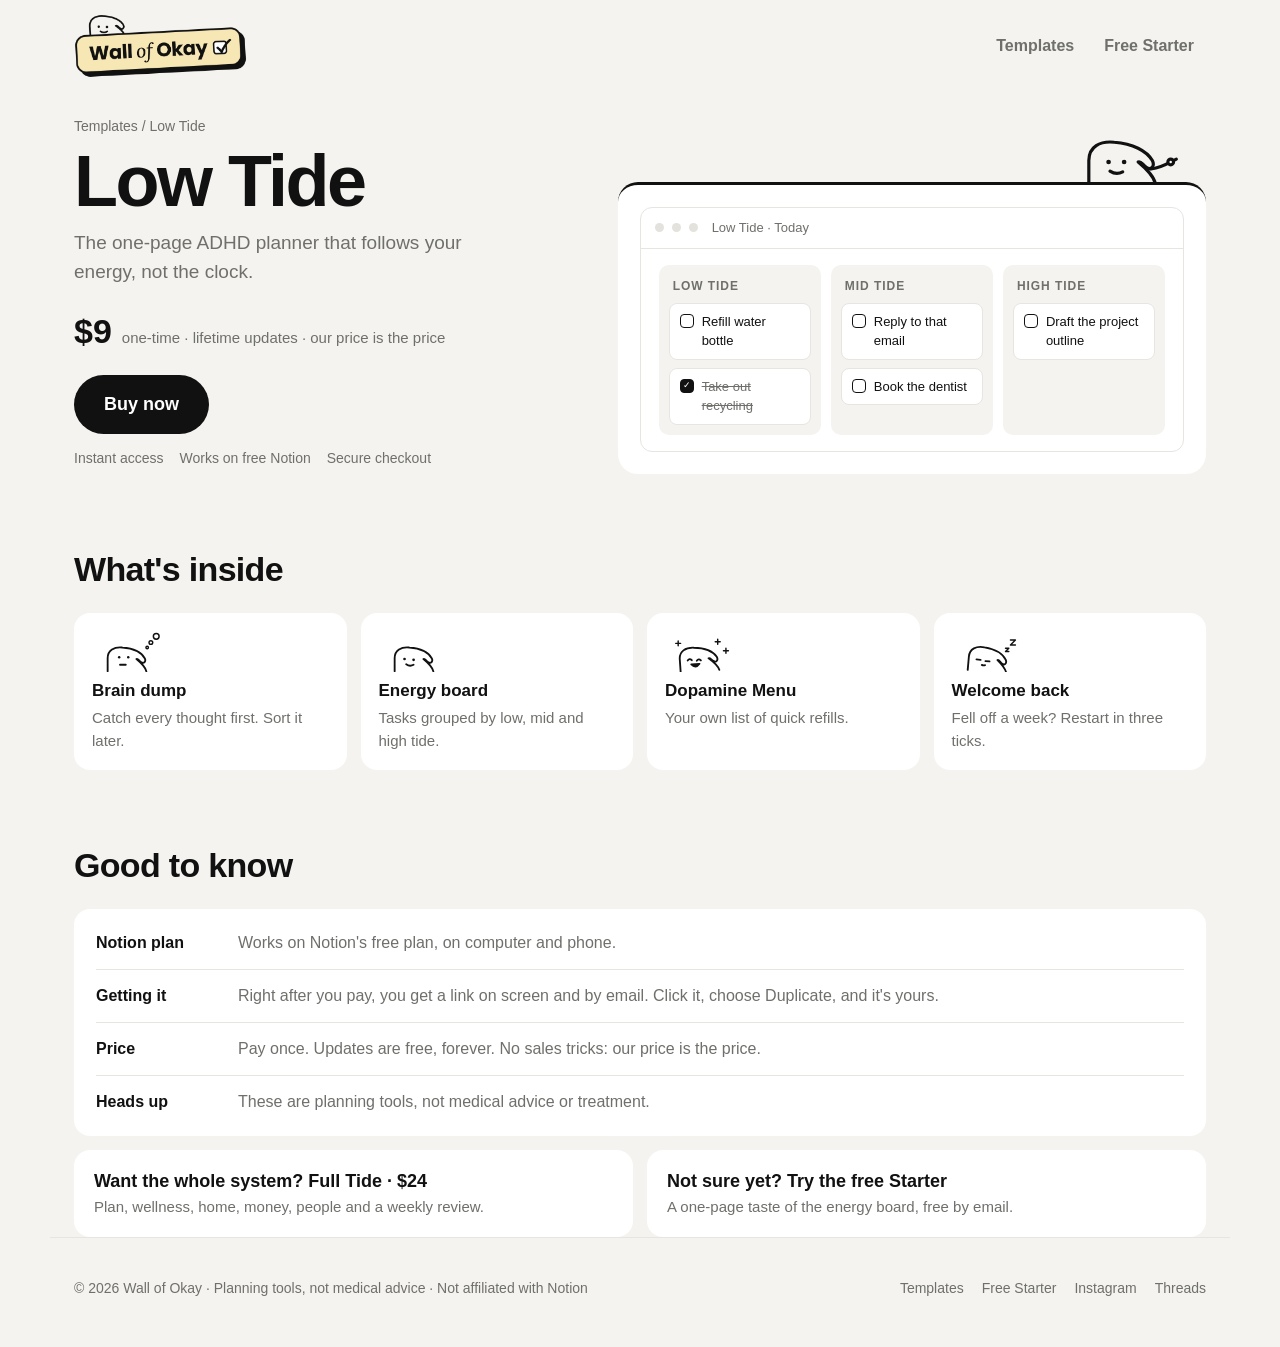
<file: low-tide.html>
<!doctype html>
<html lang="en">
<head>
<meta charset="utf-8">
<meta name="viewport" content="width=device-width, initial-scale=1">
<title>Low Tide · Wall of Okay</title>
<meta name="description" content="Low Tide: the one-page ADHD Notion planner that follows your energy, not the clock. $9, one-time.">
<meta name="theme-color" content="#F4F3EF">
<link rel="icon" href="/assets/favicon.svg" type="image/svg+xml">
<link rel="icon" href="/assets/favicon-32.png" sizes="32x32" type="image/png">
<link rel="apple-touch-icon" href="/assets/apple-touch-icon.png">
<meta property="og:type" content="website">
<meta property="og:site_name" content="Wall of Okay">
<meta property="og:title" content="Low Tide · Wall of Okay">
<meta property="og:description" content="Low Tide: the one-page ADHD Notion planner that follows your energy, not the clock. $9, one-time.">
<meta property="og:url" content="https://wallofokay.com/low-tide.html">
<meta property="og:image" content="https://wallofokay.com/assets/og.png">
<meta name="twitter:card" content="summary_large_image">
<link rel="stylesheet" href="/assets/site.css">
</head>
<body class="has-sticky">
<a class="skip" href="#main">Skip to content</a>
<header class="site-head">
<a class="brand" href="/"><img src="/assets/logo/wall-of-okay-logo.png" alt="Wall of Okay" width="172" height="64"></a>
<nav aria-label="Main"><a href="/templates.html">Templates</a><a href="/#starter">Free<span class="long"> Starter</span></a></nav>
</header>
<main id="main" class="wrap">
<div class="hero"><div>
<div class="crumb"><a href="/templates.html">Templates</a> / Low Tide</div>
<h1>Low Tide</h1>
<p class="lede">The one-page ADHD planner that follows your energy, not the clock.</p>
<div class="pricing"><b>$9</b><span>one-time · lifetime updates · our price is the price</span></div>
<a class="btn big" data-buy="lowtide" href="#">Buy now</a>
<ul class="trust"><li>Instant access</li><li>Works on free Notion</li><li>Secure checkout</li></ul>
</div>
<div class="shot"><svg class="hupp" viewBox="20 32 170 100" width="170" height="100" aria-hidden="true" focusable="false"><path d="M58 130 V98 C 58 78, 74 70, 94 72 C 120 74, 140 84, 148 98 C 152 106, 146 112, 140 108 C 134 104, 132 98, 128 100 C 140 110, 150 120, 152 130" fill="none" stroke="currentColor" stroke-width="4.5" stroke-linecap="round" stroke-linejoin="round"></path><circle cx="86" cy="100" r="3.3" fill="currentColor"></circle><circle cx="108" cy="100" r="3.3" fill="currentColor"></circle><path d="M88 113 Q97 119 106 114" fill="none" stroke="currentColor" stroke-width="4.5" stroke-linecap="round" stroke-linejoin="round"></path><path d="M146 110 Q160 108 174 100" fill="none" stroke="currentColor" stroke-width="4.5" stroke-linecap="round" stroke-linejoin="round"></path><path d="M174 100 L182 96" fill="none" stroke="currentColor" stroke-width="4.5" stroke-linecap="round" stroke-linejoin="round"></path><circle cx="174" cy="100" r="4" fill="var(--bg)" stroke="currentColor" stroke-width="4.5"></circle></svg><div class="mini" aria-hidden="true"><div class="bar"><i></i><i></i><i></i><span>Low Tide · Today</span></div><div class="in">
<div class="cols">
<div class="col"><div class="head">Low tide</div><div class="task"><span class="box"></span><span class="t">Refill water bottle</span></div><div class="task done"><span class="box">✓</span><span class="t name">Take out recycling</span></div></div>
<div class="col"><div class="head">Mid tide</div><div class="task"><span class="box"></span><span class="t">Reply to that email</span></div><div class="task"><span class="box"></span><span class="t">Book the dentist</span></div></div>
<div class="col"><div class="head">High tide</div><div class="task"><span class="box"></span><span class="t">Draft the project outline</span></div></div>
</div></div></div></div></div>
<h2 class="h2">What's inside</h2>
<div class="feats"><div class="feat"><svg class="hupp" viewBox="20 32 170 100" width="170" height="100" aria-hidden="true" focusable="false"><path d="M58 130 V98 C 58 78, 74 70, 94 72 C 120 74, 140 84, 148 98 C 152 106, 146 112, 140 108 C 134 104, 132 98, 128 100 C 140 110, 150 120, 152 130" fill="none" stroke="currentColor" stroke-width="4.5" stroke-linecap="round" stroke-linejoin="round"></path><circle cx="86" cy="96" r="3" fill="currentColor"></circle><circle cx="108" cy="96" r="3" fill="currentColor"></circle><path d="M88 114 H102" fill="none" stroke="currentColor" stroke-width="4.5" stroke-linecap="round" stroke-linejoin="round"></path><circle cx="154" cy="72" r="3" fill="none" stroke="currentColor" stroke-width="3.5"></circle><circle cx="163" cy="60" r="4.5" fill="none" stroke="currentColor" stroke-width="3.5"></circle><circle cx="176" cy="45" r="7" fill="none" stroke="currentColor" stroke-width="3.5"></circle></svg><b>Brain dump</b><p>Catch every thought first. Sort it later.</p></div><div class="feat"><svg class="hupp" viewBox="20 32 170 100" width="170" height="100" aria-hidden="true" focusable="false"><path d="M58 130 V98 C 58 78, 74 70, 94 72 C 120 74, 140 84, 148 98 C 152 106, 146 112, 140 108 C 134 104, 132 98, 128 100 C 140 110, 150 120, 152 130" fill="none" stroke="currentColor" stroke-width="4.5" stroke-linecap="round" stroke-linejoin="round"></path><circle cx="82" cy="100" r="3.3" fill="currentColor"></circle><circle cx="104" cy="102" r="3.3" fill="currentColor"></circle><path d="M86 113 Q95 119 104 114" fill="none" stroke="currentColor" stroke-width="4.5" stroke-linecap="round" stroke-linejoin="round"></path></svg><b>Energy board</b><p>Tasks grouped by low, mid and high tide.</p></div><div class="feat"><svg class="hupp" viewBox="20 32 170 100" width="170" height="100" aria-hidden="true" focusable="false"><g transform="rotate(-4 100 130)"><path d="M58 130 V98 C 58 78, 74 70, 94 72 C 120 74, 140 84, 148 98 C 152 106, 146 112, 140 108 C 134 104, 132 98, 128 100 C 140 110, 150 120, 152 130" fill="none" stroke="currentColor" stroke-width="4.5" stroke-linecap="round" stroke-linejoin="round"></path><path d="M77 102 Q82 96 87 102" fill="none" stroke="currentColor" stroke-width="4.5" stroke-linecap="round" stroke-linejoin="round"></path><path d="M99 104 Q104 98 109 104" fill="none" stroke="currentColor" stroke-width="4.5" stroke-linecap="round" stroke-linejoin="round"></path><path d="M85 112 Q95 124 105 112 Z" fill="currentColor" stroke="currentColor" stroke-width="4.5" stroke-linecap="round" stroke-linejoin="round"></path></g><path d="M52 56 V68 M46 62 H58" fill="none" stroke="currentColor" stroke-width="3.5" stroke-linecap="round" stroke-linejoin="round"></path><path d="M148 52 V64 M142 58 H154" fill="none" stroke="currentColor" stroke-width="3.5" stroke-linecap="round" stroke-linejoin="round"></path><path d="M168 74 V86 M162 80 H174" fill="none" stroke="currentColor" stroke-width="3.5" stroke-linecap="round" stroke-linejoin="round"></path></svg><b>Dopamine Menu</b><p>Your own list of quick refills.</p></div><div class="feat"><svg class="hupp" viewBox="20 32 170 100" width="170" height="100" aria-hidden="true" focusable="false"><g transform="rotate(5 100 130)"><path d="M58 130 V98 C 58 78, 74 70, 94 72 C 120 74, 140 84, 148 98 C 152 106, 146 112, 140 108 C 134 104, 132 98, 128 100 C 140 110, 150 120, 152 130" fill="none" stroke="currentColor" stroke-width="4.5" stroke-linecap="round" stroke-linejoin="round"></path><path d="M77 103 H87" fill="none" stroke="currentColor" stroke-width="4.5" stroke-linecap="round" stroke-linejoin="round"></path><path d="M99 105 H109" fill="none" stroke="currentColor" stroke-width="4.5" stroke-linecap="round" stroke-linejoin="round"></path><path d="M91 115 Q95 117 99 115" fill="none" stroke="currentColor" stroke-width="4.5" stroke-linecap="round" stroke-linejoin="round"></path></g><path d="M150 74 H158 L150 82 H158" fill="none" stroke="currentColor" stroke-width="3.5" stroke-linecap="round" stroke-linejoin="round"></path><path d="M162 54 H174 L162 66 H174" fill="none" stroke="currentColor" stroke-width="3.5" stroke-linecap="round" stroke-linejoin="round"></path></svg><b>Welcome back</b><p>Fell off a week? Restart in three ticks.</p></div></div>
<h2 class="h2">Good to know</h2>
<ul class="good"><li><b>Notion plan</b><span>Works on Notion's free plan, on computer and phone.</span></li><li><b>Getting it</b><span>Right after you pay, you get a link on screen and by email. Click it, choose Duplicate, and it's yours.</span></li><li><b>Price</b><span>Pay once. Updates are free, forever. No sales tricks: our price is the price.</span></li><li><b>Heads up</b><span>These are planning tools, not medical advice or treatment.</span></li></ul>
<div class="more">
<a class="" href="/full-tide.html"><b>Want the whole system? Full Tide · $24</b><span>Plan, wellness, home, money, people and a weekly review.</span></a>
<a href="/#starter"><b>Not sure yet? Try the free Starter</b><span>A one-page taste of the energy board, free by email.</span></a>
</div>
</main>
<div class="sticky"><div><b>Low Tide</b><small>$9 · instant access</small></div><a class="btn" data-buy="lowtide" href="#">Buy now</a></div>
<footer class="site-foot">
<div>© <span data-year>2026</span> Wall of Okay · Planning tools, not medical advice · Not affiliated with Notion</div>
<nav aria-label="Footer"><a href="/templates.html">Templates</a><a href="/#starter">Free Starter</a><a data-link="etsy" href="#" hidden>Etsy shop</a><a data-link="instagram" href="#" hidden>Instagram</a><a data-link="threads" href="#" hidden>Threads</a></nav>
</footer>
<script src="/assets/config.js"></script>
<script src="/assets/site.js"></script>
</body>
</html>
</file>
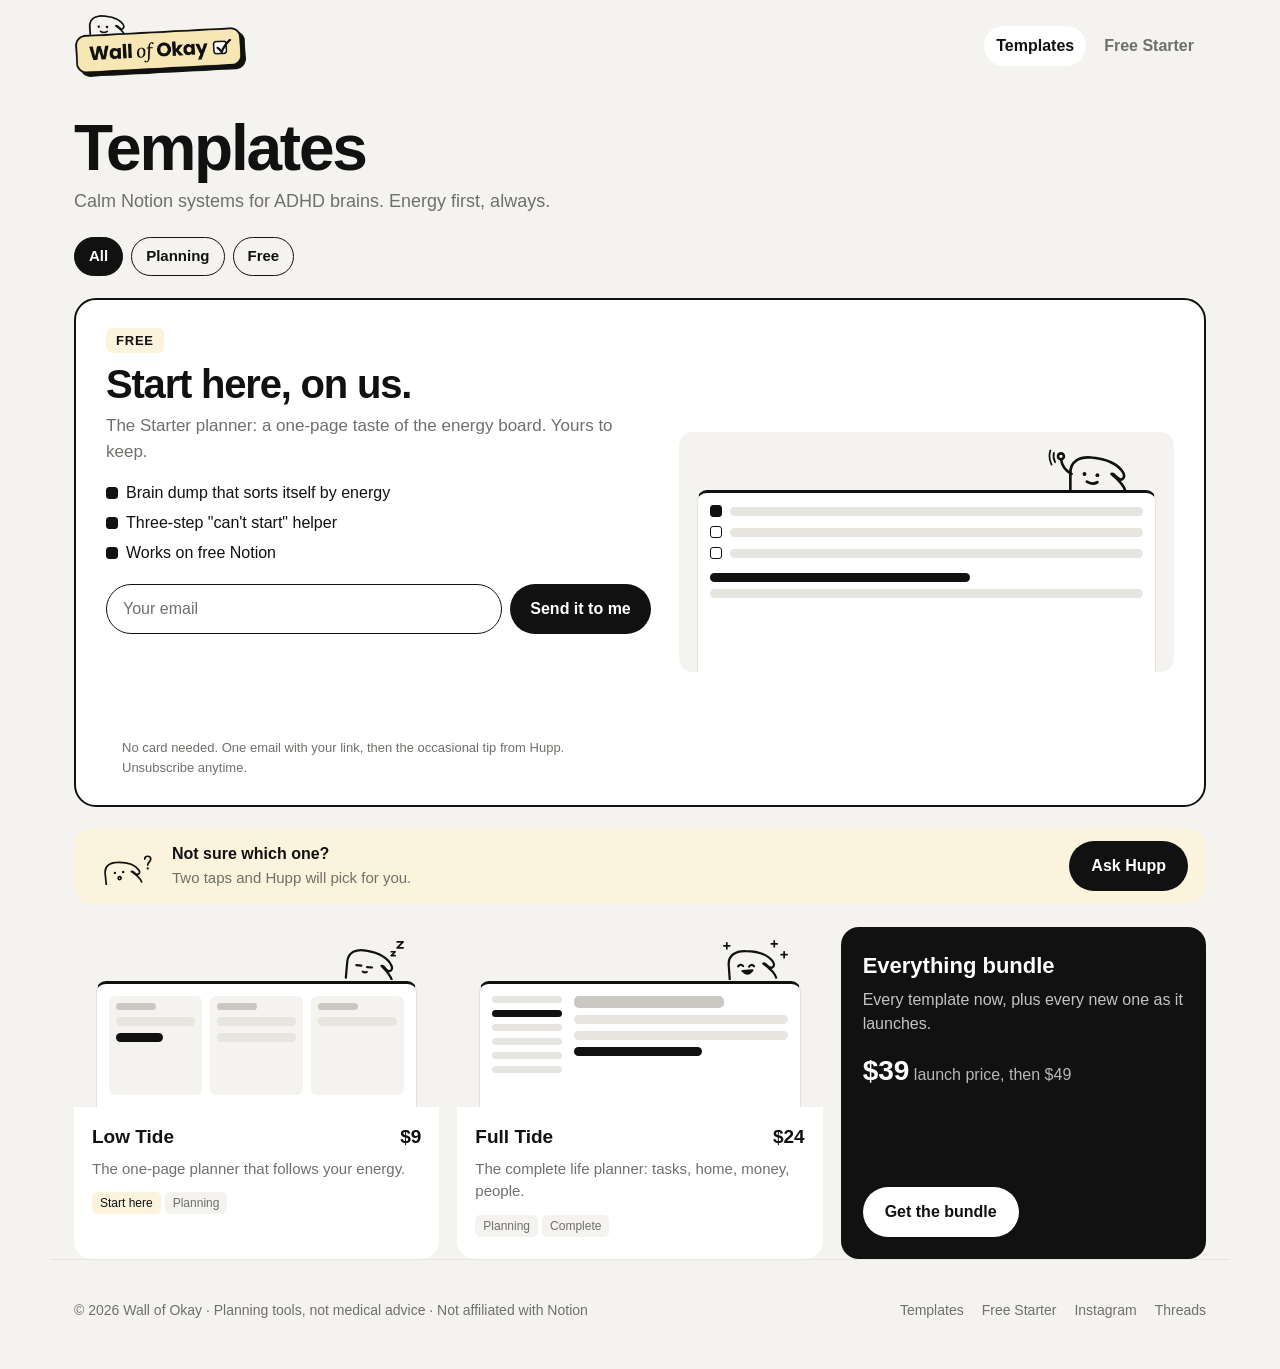
<file: templates.html>
<!doctype html>
<html lang="en">
<head>
<meta charset="utf-8">
<meta name="viewport" content="width=device-width, initial-scale=1">
<title>Templates · Wall of Okay</title>
<meta name="description" content="Low Tide, Full Tide and the free Starter: calm Notion templates for ADHD brains, sorted by energy.">
<meta name="theme-color" content="#F4F3EF">
<link rel="icon" href="/assets/favicon.svg" type="image/svg+xml">
<link rel="icon" href="/assets/favicon-32.png" sizes="32x32" type="image/png">
<link rel="apple-touch-icon" href="/assets/apple-touch-icon.png">
<meta property="og:type" content="website">
<meta property="og:site_name" content="Wall of Okay">
<meta property="og:title" content="Templates · Wall of Okay">
<meta property="og:description" content="Low Tide, Full Tide and the free Starter: calm Notion templates for ADHD brains, sorted by energy.">
<meta property="og:url" content="https://wallofokay.com/templates.html">
<meta property="og:image" content="https://wallofokay.com/assets/og.png">
<meta name="twitter:card" content="summary_large_image">
<link rel="stylesheet" href="/assets/site.css">
</head>
<body>
<a class="skip" href="#main">Skip to content</a>
<header class="site-head">
<a class="brand" href="/"><img src="/assets/logo/wall-of-okay-logo.png" alt="Wall of Okay" width="172" height="64"></a>
<nav aria-label="Main"><a href="/templates.html" aria-current="page">Templates</a><a href="/#starter">Free<span class="long"> Starter</span></a></nav>
</header>
<main id="main" class="wrap">
<h1 class="page-title">Templates</h1>
<p class="lede">Calm Notion systems for ADHD brains. Energy first, always.</p>
<div class="filters" role="group" aria-label="Filter templates">
<button type="button" data-filter="all" aria-pressed="true">All</button><button type="button" data-filter="planning" aria-pressed="false">Planning</button><button type="button" data-filter="free" aria-pressed="false">Free</button>
</div>
<section class="free " id="starter" aria-labelledby="starter-title" data-cat="free">
<div><span class="badge">FREE</span><h2 id="starter-title">Start here, on us.</h2>
<p>The Starter planner: a one-page taste of the energy board. Yours to keep.</p>
<ul><li><span class="bx f"></span>Brain dump that sorts itself by energy</li><li><span class="bx f"></span>Three-step "can't start" helper</li><li><span class="bx f"></span>Works on free Notion</li></ul>
<form class="form" data-starter novalidate>
<label class="visually-hidden" for="starter-email">Your email</label>
<input id="starter-email" type="email" name="email_address" placeholder="Your email" autocomplete="email" required>
<button type="submit">Send it to me</button>
</form>
<div class="form-msg" role="status" aria-live="polite"></div>
<div class="thanks" hidden><svg class="hupp" viewBox="20 32 170 100" width="170" height="100" aria-hidden="true" focusable="false"><g transform="rotate(-4 100 130)"><path d="M58 130 V98 C 58 78, 74 70, 94 72 C 120 74, 140 84, 148 98 C 152 106, 146 112, 140 108 C 134 104, 132 98, 128 100 C 140 110, 150 120, 152 130" fill="none" stroke="currentColor" stroke-width="4.5" stroke-linecap="round" stroke-linejoin="round"></path><path d="M77 102 Q82 96 87 102" fill="none" stroke="currentColor" stroke-width="4.5" stroke-linecap="round" stroke-linejoin="round"></path><path d="M99 104 Q104 98 109 104" fill="none" stroke="currentColor" stroke-width="4.5" stroke-linecap="round" stroke-linejoin="round"></path><path d="M85 112 Q95 124 105 112 Z" fill="currentColor" stroke="currentColor" stroke-width="4.5" stroke-linecap="round" stroke-linejoin="round"></path></g><path d="M52 56 V68 M46 62 H58" fill="none" stroke="currentColor" stroke-width="3.5" stroke-linecap="round" stroke-linejoin="round"></path><path d="M148 52 V64 M142 58 H154" fill="none" stroke="currentColor" stroke-width="3.5" stroke-linecap="round" stroke-linejoin="round"></path><path d="M168 74 V86 M162 80 H174" fill="none" stroke="currentColor" stroke-width="3.5" stroke-linecap="round" stroke-linejoin="round"></path></svg><div><b>Check your inbox.</b>Hupp just sent your Starter. It can take a minute.</div></div>
<div class="note">No card needed. One email with your link, then the occasional tip from Hupp. Unsubscribe anytime.</div></div>
<div class="pvwrap" aria-hidden="true"><svg class="hupp" viewBox="20 32 170 100" width="170" height="100" aria-hidden="true" focusable="false"><path d="M60 100 Q44 92 42 74" fill="none" stroke="currentColor" stroke-width="4.5" stroke-linecap="round" stroke-linejoin="round"></path><circle cx="42" cy="70" r="5" fill="var(--bg)" stroke="currentColor" stroke-width="4.5"></circle><path d="M30 64 Q28 72 32 80" fill="none" stroke="currentColor" stroke-width="3" stroke-linecap="round" stroke-linejoin="round"></path><path d="M24 60 Q20 72 26 84" fill="none" stroke="currentColor" stroke-width="3" stroke-linecap="round" stroke-linejoin="round"></path><path d="M58 130 V98 C 58 78, 74 70, 94 72 C 120 74, 140 84, 148 98 C 152 106, 146 112, 140 108 C 134 104, 132 98, 128 100 C 140 110, 150 120, 152 130" fill="none" stroke="currentColor" stroke-width="4.5" stroke-linecap="round" stroke-linejoin="round"></path><circle cx="82" cy="100" r="3.3" fill="currentColor"></circle><circle cx="104" cy="102" r="3.3" fill="currentColor"></circle><path d="M86 113 Q95 119 104 114" fill="none" stroke="currentColor" stroke-width="4.5" stroke-linecap="round" stroke-linejoin="round"></path></svg><div class="pv"><div class="ln"><span class="bx f"></span><i></i></div><div class="ln"><span class="bx"></span><i></i></div><div class="ln"><span class="bx"></span><i></i></div><i class="d" style="margin-top:14px"></i><i></i></div></div>
</section>

<a class="askstrip" href="/#ask" data-cat="planning"><svg class="hupp" viewBox="20 32 170 100" width="170" height="100" aria-hidden="true" focusable="false"><g transform="rotate(-6 100 130)"><path d="M58 130 V98 C 58 78, 74 70, 94 72 C 120 74, 140 84, 148 98 C 152 106, 146 112, 140 108 C 134 104, 132 98, 128 100 C 140 110, 150 120, 152 130" fill="none" stroke="currentColor" stroke-width="4.5" stroke-linecap="round" stroke-linejoin="round"></path><circle cx="84" cy="99" r="3.3" fill="currentColor"></circle><circle cx="106" cy="99" r="3.3" fill="currentColor"></circle><circle cx="95" cy="114" r="4" fill="none" stroke="currentColor" stroke-width="4.5"></circle></g><path d="M160 64 C 160 54, 176 54, 176 64 C 176 72, 168 72, 168 80" fill="none" stroke="currentColor" stroke-width="4.5" stroke-linecap="round"></path><circle cx="168" cy="89" r="3" fill="currentColor"></circle></svg><div><b>Not sure which one?</b><span>Two taps and Hupp will pick for you.</span></div><span class="btn">Ask Hupp</span></a>
<div class="grid" data-cat="planning"><a class="card" href="/low-tide.html"><div class="cover" aria-hidden="true"><div class="pv cols3"><div><i class="hd"></i><i></i><i class="d"></i></div><div><i class="hd"></i><i></i><i></i></div><div><i class="hd"></i><i></i></div></div><svg class="hupp" viewBox="20 32 170 100" width="170" height="100" aria-hidden="true" focusable="false"><g transform="rotate(5 100 130)"><path d="M58 130 V98 C 58 78, 74 70, 94 72 C 120 74, 140 84, 148 98 C 152 106, 146 112, 140 108 C 134 104, 132 98, 128 100 C 140 110, 150 120, 152 130" fill="none" stroke="currentColor" stroke-width="4.5" stroke-linecap="round" stroke-linejoin="round"></path><path d="M77 103 H87" fill="none" stroke="currentColor" stroke-width="4.5" stroke-linecap="round" stroke-linejoin="round"></path><path d="M99 105 H109" fill="none" stroke="currentColor" stroke-width="4.5" stroke-linecap="round" stroke-linejoin="round"></path><path d="M91 115 Q95 117 99 115" fill="none" stroke="currentColor" stroke-width="4.5" stroke-linecap="round" stroke-linejoin="round"></path></g><path d="M150 74 H158 L150 82 H158" fill="none" stroke="currentColor" stroke-width="3.5" stroke-linecap="round" stroke-linejoin="round"></path><path d="M162 54 H174 L162 66 H174" fill="none" stroke="currentColor" stroke-width="3.5" stroke-linecap="round" stroke-linejoin="round"></path></svg></div><div class="body"><div class="row"><b>Low Tide</b><span class="price">$9</span></div><p>The one-page planner that follows your energy.</p><div><span class="tag y">Start here</span><span class="tag">Planning</span></div></div></a><a class="card" href="/full-tide.html"><div class="cover" aria-hidden="true"><div class="pv side"><div class="nav"><i></i><i class="on"></i><i></i><i></i><i></i><i></i></div><div class="main"><i class="w"></i><i></i><i></i><i class="d"></i></div></div><svg class="hupp" viewBox="20 32 170 100" width="170" height="100" aria-hidden="true" focusable="false"><g transform="rotate(-4 100 130)"><path d="M58 130 V98 C 58 78, 74 70, 94 72 C 120 74, 140 84, 148 98 C 152 106, 146 112, 140 108 C 134 104, 132 98, 128 100 C 140 110, 150 120, 152 130" fill="none" stroke="currentColor" stroke-width="4.5" stroke-linecap="round" stroke-linejoin="round"></path><path d="M77 102 Q82 96 87 102" fill="none" stroke="currentColor" stroke-width="4.5" stroke-linecap="round" stroke-linejoin="round"></path><path d="M99 104 Q104 98 109 104" fill="none" stroke="currentColor" stroke-width="4.5" stroke-linecap="round" stroke-linejoin="round"></path><path d="M85 112 Q95 124 105 112 Z" fill="currentColor" stroke="currentColor" stroke-width="4.5" stroke-linecap="round" stroke-linejoin="round"></path></g><path d="M52 56 V68 M46 62 H58" fill="none" stroke="currentColor" stroke-width="3.5" stroke-linecap="round" stroke-linejoin="round"></path><path d="M148 52 V64 M142 58 H154" fill="none" stroke="currentColor" stroke-width="3.5" stroke-linecap="round" stroke-linejoin="round"></path><path d="M168 74 V86 M162 80 H174" fill="none" stroke="currentColor" stroke-width="3.5" stroke-linecap="round" stroke-linejoin="round"></path></svg></div><div class="body"><div class="row"><b>Full Tide</b><span class="price">$24</span></div><p>The complete life planner: tasks, home, money, people.</p><div><span class="tag">Planning</span><span class="tag">Complete</span></div></div></a><div class="bundle"><div><b>Everything bundle</b><p>Every template now, plus every new one as it launches.</p>
<p class="amount"><strong>$39</strong> <span>launch price, then $49</span></p></div><a class="btn light" data-buy="bundle" href="#">Get the bundle</a></div></div>
</main>
<footer class="site-foot">
<div>© <span data-year>2026</span> Wall of Okay · Planning tools, not medical advice · Not affiliated with Notion</div>
<nav aria-label="Footer"><a href="/templates.html">Templates</a><a href="/#starter">Free Starter</a><a data-link="etsy" href="#" hidden>Etsy shop</a><a data-link="instagram" href="#" hidden>Instagram</a><a data-link="threads" href="#" hidden>Threads</a></nav>
</footer>
<script src="/assets/config.js"></script>
<script src="/assets/site.js"></script>
<script>
(function () {
  var buttons = document.querySelectorAll("[data-filter]");
  buttons.forEach(function (b) {
    b.addEventListener("click", function () {
      var f = b.getAttribute("data-filter");
      buttons.forEach(function (x) { x.setAttribute("aria-pressed", x === b ? "true" : "false"); });
      document.querySelectorAll("main [data-cat]").forEach(function (el) {
        el.hidden = f !== "all" && el.getAttribute("data-cat") !== f;
      });
    });
  });
})();
</script>
</body>
</html>
</file>
<file: assets/site.css>
/* Wall of Okay — one stylesheet for every page.
   Near monochrome: white, black, warm greys, one pale yellow highlight. */

:root {
  --bg: #FFFFFF;
  --fg: #111111;
  --muted: #6F6F6B;
  --soft: #F4F3EF;
  --line: #E6E5E0;
  --hl: #FBF3DB;
  --radius: 18px;
  --sans: ui-sans-serif, -apple-system, BlinkMacSystemFont, "Segoe UI", Helvetica, Arial, sans-serif;
  color-scheme: light;
}

* { box-sizing: border-box; }
[hidden] { display: none !important; }
html { -webkit-text-size-adjust: 100%; }
body {
  margin: 0;
  background: var(--soft);
  color: var(--fg);
  font-family: var(--sans);
  font-size: 16px;
  line-height: 1.5;
}
img, svg { max-width: 100%; }
a { color: inherit; }
button, input { font: inherit; color: inherit; }
:focus-visible { outline: 3px solid var(--fg); outline-offset: 3px; border-radius: 6px; }

.skip { position: absolute; left: -999px; top: 8px; background: var(--fg); color: var(--bg); padding: 8px 14px; border-radius: 999px; z-index: 50; }
.skip:focus { left: 8px; }

.hupp { color: var(--fg); display: block; flex: none; }

/* Header and footer */
.site-head { display: flex; justify-content: space-between; align-items: center; gap: 16px; padding: 14px 24px; max-width: 1180px; margin: 0 auto; }
.brand { display: flex; align-items: center; gap: 8px; font-weight: 800; text-decoration: none; letter-spacing: -.01em; }
.brand img { display: block; height: 64px; width: auto; }
.brand, .site-head nav a { white-space: nowrap; }
.site-head nav { display: flex; gap: 6px; }
.site-head nav a { text-decoration: none; color: var(--muted); font-weight: 600; padding: 8px 12px; border-radius: 999px; }
.site-head nav a:hover, .site-head nav a[aria-current="page"] { color: var(--fg); background: var(--bg); }

.site-foot { max-width: 1180px; margin: 0 auto; padding: 40px 24px 48px; display: flex; flex-wrap: wrap; justify-content: space-between; gap: 16px; color: var(--muted); font-size: 14px; border-top: 1px solid var(--line); }
.site-foot nav { display: flex; flex-wrap: wrap; gap: 18px; }
.site-foot a { text-decoration: none; }
.site-foot a:hover { color: var(--fg); text-decoration: underline; }

.wrap { max-width: 1180px; margin: 0 auto; padding: 0 24px; }

/* Buttons and small bits */
.btn { display: inline-block; background: var(--fg); color: var(--bg); border: 0; border-radius: 999px; padding: 13px 22px; font-weight: 700; text-decoration: none; cursor: pointer; text-align: center; }
.btn:hover { background: #2B2B2A; }
.btn.big { padding: 16px 30px; font-size: 18px; font-weight: 800; }
.btn.light { background: var(--bg); color: var(--fg); }
.btn.light:hover { background: var(--soft); }
.link { color: var(--muted); text-decoration: underline; background: none; border: 0; padding: 0; cursor: pointer; font-size: 15px; }
.link:hover { color: var(--fg); }
.tag { display: inline-block; font-size: 12px; padding: 2px 8px; border-radius: 5px; background: var(--soft); color: var(--muted); margin: 0 4px 4px 0; }
.tag.y { background: var(--hl); color: var(--fg); }
.badge { display: inline-block; background: var(--hl); border-radius: 6px; padding: 3px 10px; font-weight: 800; font-size: 13px; letter-spacing: .06em; }
.bx { flex: none; width: 12px; height: 12px; border: 1.5px solid var(--fg); border-radius: 3px; }
.bx.f { background: var(--fg); }
.visually-hidden { position: absolute !important; width: 1px; height: 1px; overflow: hidden; clip: rect(0 0 0 0); white-space: nowrap; }

/* Brick progress */
.bricks { display: flex; gap: 4px; }
.bricks i { width: 26px; height: 11px; border-radius: 3px; border: 1.6px solid var(--fg); background: transparent; transition: background .25s; }
.bricks i.on { background: var(--fg); }

/* The "hup!" hop */
@keyframes hop {
  0% { transform: translateY(0) scale(1, 1); }
  18% { transform: translateY(4px) scale(1.06, .88); }
  45% { transform: translateY(-18px) scale(.95, 1.07); }
  70% { transform: translateY(0) scale(1.03, .96); }
  100% { transform: translateY(0) scale(1, 1); }
}
@keyframes hupword { 0%, 25% { opacity: 0; transform: translateY(4px); } 40%, 80% { opacity: 1; transform: translateY(-4px); } 100% { opacity: 0; transform: translateY(-8px); } }
.hop .hupp { transform-origin: 50% 100%; animation: hop .7s ease-out 1; }
.hupword { font-weight: 800; font-size: 15px; opacity: 0; }
.hop .hupword { animation: hupword 1.1s ease-out 1; }

/* Mini Notion window */
.mini { width: 100%; background: var(--bg); border: 1px solid var(--line); border-radius: 12px; overflow: hidden; text-align: left; }
.mini .bar { display: flex; align-items: center; gap: 8px; padding: 10px 14px; border-bottom: 1px solid var(--line); font-size: 13px; color: var(--muted); }
.mini .bar i { width: 9px; height: 9px; border-radius: 50%; background: #E3E2DD; }
.mini .bar span { margin-left: 6px; }
.mini .in { padding: 16px 18px; }
.mini h3 { margin: 0 0 2px; font-size: 20px; }
.mini .meta { font-size: 13px; color: var(--muted); margin-bottom: 12px; }
.col { background: var(--soft); border-radius: 10px; padding: 10px; min-width: 0; }
.col .head { font-size: 12px; font-weight: 700; letter-spacing: .08em; text-transform: uppercase; color: var(--muted); margin: 2px 4px 8px; }
.task { background: var(--bg); border: 1px solid var(--line); border-radius: 8px; padding: 10px 12px; margin-bottom: 8px; display: flex; gap: 10px; align-items: flex-start; font-size: 15px; }
.task:last-child { margin-bottom: 0; }
.box { flex: none; width: 18px; height: 18px; margin-top: 2px; padding: 0; border: 1.6px solid var(--fg); border-radius: 4px; background: var(--bg); display: grid; place-items: center; font-size: 12px; line-height: 1; cursor: pointer; }
.task.done .box { background: var(--fg); color: var(--bg); }
.task .t { min-width: 0; flex: 1; }
.task .name { background: none; border: 0; padding: 0; text-align: left; cursor: pointer; }
.task.done .name { text-decoration: line-through; color: var(--muted); }
.step { display: block; margin-top: 6px; font-size: 13px; background: var(--hl); padding: 6px 8px; border-radius: 6px; }
.new { white-space: nowrap; display: inline-block; font-size: 11px; font-weight: 700; background: var(--fg); color: var(--bg); padding: 1px 6px; border-radius: 4px; margin-left: 6px; vertical-align: 1px; }

/* ===== Home: Ask Hupp ===== */
.intro { text-align: center; max-width: 720px; margin: 88px auto 22px; padding: 0 24px; }
.intro h2 { font-size: clamp(30px, 4.5vw, 44px); letter-spacing: -.03em; line-height: 1.05; margin: 0 0 12px; }
.intro p { color: var(--muted); font-size: 18px; margin: 0; }

.ask { max-width: 620px; margin: 0 auto; padding: 0 16px; scroll-margin-top: 16px; }
.ask-card { background: var(--bg); border-radius: 22px; padding: 32px 30px; display: flex; flex-direction: column; align-items: center; gap: 16px; text-align: center; }
.ask-card[hidden] { display: none; }
.ask-card .q { font-size: 28px; font-weight: 800; letter-spacing: -.02em; line-height: 1.15; margin: 0; outline: none; }
.ask-card .sub { color: var(--muted); font-size: 16px; margin: 0; }
.ask-card .hupp.lg { width: 170px; height: auto; }
.opts { display: flex; flex-direction: column; gap: 10px; width: 100%; max-width: 380px; }
.opt { border: 2px solid var(--fg); background: var(--bg); border-radius: 14px; padding: 13px 16px; font-size: 17px; font-weight: 700; display: flex; justify-content: space-between; gap: 12px; cursor: pointer; text-align: left; }
.opt small { font-weight: 500; color: var(--muted); font-size: 15px; }
.opt:hover { background: var(--soft); }
.opt[aria-pressed="true"] { background: var(--fg); color: var(--bg); }
.opt[aria-pressed="true"] small { color: #BBBBB6; }
.dump { display: flex; gap: 8px; margin-top: 10px; }
.dump input { flex: 1; min-width: 0; border: 1.6px solid var(--fg); border-radius: 8px; padding: 9px 12px; font-size: 15px; background: var(--bg); }
.dump input::placeholder { color: var(--muted); }
.dump button { background: var(--fg); color: var(--bg); border: 0; border-radius: 8px; padding: 9px 14px; font-weight: 700; font-size: 15px; cursor: pointer; }
.toast { display: flex; align-items: center; gap: 10px; background: var(--fg); color: var(--bg); border-radius: 12px; padding: 6px 14px 6px 8px; font-weight: 700; font-size: 15px; min-height: 52px; }
.toast .hupp { color: var(--bg); width: 60px; height: auto; }
.toast[hidden] { display: none; }
.hint { display: flex; gap: 6px 16px; flex-wrap: wrap; justify-content: center; font-size: 13px; color: var(--muted); margin: 0; padding: 0; list-style: none; }
.result { border-radius: 14px; background: var(--hl); padding: 16px 18px; width: 100%; max-width: 420px; text-align: left; }
.result b { font-size: 22px; display: block; }
.result p { margin: 4px 0 0; }
.after { display: flex; flex-direction: column; align-items: center; gap: 10px; }

/* Free Starter block (home and templates) */
.free { display: grid; grid-template-columns: 1.1fr 1fr; gap: 28px; align-items: center; background: var(--bg); border: 2px solid var(--fg); border-radius: 22px; padding: 28px 30px; scroll-margin-top: 16px; }
.free > * { min-width: 0; }
.free h2 { font-size: clamp(28px, 4vw, 40px); letter-spacing: -.03em; line-height: 1.05; margin: 10px 0 8px; }
.free p { color: var(--muted); margin: 0 0 14px; font-size: 17px; }
.free ul { margin: 0 0 16px; padding: 0; list-style: none; }
.free li { display: flex; gap: 8px; align-items: center; padding: 3px 0; }
.form { display: flex; gap: 8px; flex-wrap: wrap; }
.form input { flex: 1; min-width: 180px; border: 1.6px solid var(--fg); border-radius: 999px; padding: 12px 16px; background: var(--bg); }
.form input::placeholder { color: var(--muted); }
.form button { border: 0; background: var(--fg); color: var(--bg); border-radius: 999px; padding: 12px 20px; font-weight: 800; white-space: nowrap; cursor: pointer; }
.form button[disabled] { opacity: .6; cursor: wait; }
.free .note { font-size: 13px; color: var(--muted); margin-top: 8px; }
.form-msg { margin-top: 10px; font-size: 15px; }
.form-msg:empty { display: none; }
.thanks { display: flex; align-items: center; gap: 14px; background: var(--hl); border-radius: 14px; padding: 12px 16px; }
.thanks .hupp { width: 80px; height: auto; }
.thanks b { display: block; font-size: 18px; }
.pvwrap { position: relative; background: var(--soft); border-radius: 14px; padding: 58px 18px 0; height: 240px; overflow: hidden; }
.pvwrap .hupp { position: absolute; right: 26px; top: 2px; width: 100px; height: auto; }
.pv { background: var(--bg); border: 1px solid #E3E2DD; border-bottom: 0; border-radius: 10px 10px 0 0; height: 100%; padding: 12px; border-top: 3px solid var(--fg); }
.pv i { display: block; height: 9px; border-radius: 5px; background: #E6E5E0; margin-bottom: 7px; }
.pv i.d { background: var(--fg); width: 60%; }
.pv i.hd { height: 7px; width: 50%; background: #C9C8C2; }
.pv .ln { display: flex; align-items: center; gap: 8px; margin-bottom: 9px; }
.pv .ln i { flex: 1; margin: 0; }
.home-free { margin: 56px auto 0; }

/* Home: template teaser row */
.section-title { font-size: clamp(28px, 4vw, 40px); letter-spacing: -.03em; line-height: 1.05; margin: 64px 0 18px; }

/* ===== Templates gallery ===== */
.page-title { font-size: clamp(40px, 6vw, 64px); letter-spacing: -.035em; margin: 24px 0 8px; line-height: 1; }
.lede { color: var(--muted); font-size: 18px; margin: 0 0 22px; }
.filters { display: flex; gap: 8px; flex-wrap: wrap; margin-bottom: 22px; }
.filters button { border: 1.6px solid var(--fg); background: transparent; border-radius: 999px; padding: 7px 14px; font-weight: 700; font-size: 15px; cursor: pointer; }
.filters button[aria-pressed="true"] { background: var(--fg); color: var(--bg); }
.askstrip { display: flex; align-items: center; gap: 16px; background: var(--hl); border-radius: 16px; padding: 12px 18px; margin: 22px 0 24px; text-decoration: none; }
.askstrip .hupp { width: 64px; height: auto; }
.askstrip b { display: block; }
.askstrip span { color: var(--muted); font-size: 15px; }
.askstrip .btn { margin-left: auto; white-space: nowrap; color: var(--bg); font-size: 16px; }
.grid { display: grid; grid-template-columns: repeat(3, 1fr); gap: 18px; }
.card { background: var(--bg); border-radius: var(--radius); overflow: hidden; min-width: 0; text-decoration: none; display: flex; flex-direction: column; transition: transform .15s; }
.card:hover { transform: translateY(-2px); }
.cover { height: 180px; position: relative; background: var(--soft); padding: 54px 22px 0; overflow: hidden; }
.cover .hupp { position: absolute; right: 28px; top: 4px; width: 84px; height: auto; }
.cols3 { display: grid; grid-template-columns: repeat(3, 1fr); gap: 8px; }
.cols3 > div { background: var(--soft); border-radius: 6px; padding: 7px; }
.side { display: grid; grid-template-columns: 70px 1fr; gap: 12px; }
.side .nav i { height: 7px; }
.side .nav i.on { background: var(--fg); }
.side .main i.w { width: 70%; height: 12px; background: #C9C8C2; }
.card .body { padding: 16px 18px 18px; }
.card .row { display: flex; justify-content: space-between; align-items: baseline; font-size: 19px; gap: 10px; }
.card .price { font-weight: 700; }
.card .body p { color: var(--muted); margin: 6px 0 10px; font-size: 15px; }
.bundle { background: var(--fg); color: var(--bg); border-radius: var(--radius); padding: 22px; display: flex; flex-direction: column; justify-content: space-between; min-width: 0; }
.bundle b { font-size: 22px; }
.bundle p { opacity: .75; margin: 6px 0 0; }
.bundle .amount { opacity: 1; margin-top: 14px; }
.bundle .amount strong { font-size: 28px; font-weight: 800; }
.bundle .amount span { opacity: .7; }
.bundle .btn { align-self: flex-start; margin-top: 16px; }
[data-cat][hidden] { display: none !important; }

/* ===== Template page ===== */
.hero { display: grid; grid-template-columns: 1fr 1.15fr; gap: 32px; align-items: center; margin-top: 20px; }
.hero > * { min-width: 0; }
.crumb { font-size: 14px; color: var(--muted); }
.crumb a { text-decoration: none; }
.crumb a:hover { text-decoration: underline; }
.hero h1 { font-size: clamp(44px, 6vw, 72px); letter-spacing: -.035em; line-height: 1; margin: 8px 0 12px; }
.hero .lede { font-size: 19px; max-width: 440px; margin-bottom: 20px; }
.pricing { display: flex; align-items: baseline; flex-wrap: wrap; gap: 4px 10px; margin-bottom: 18px; }
.pricing b { font-size: 34px; }
.pricing span { font-size: 15px; color: var(--muted); }
.trust { display: flex; gap: 6px 16px; flex-wrap: wrap; font-size: 14px; color: var(--muted); margin: 14px 0 0; padding: 0; list-style: none; }
.shot { background: var(--bg); border-radius: 20px; padding: 22px; position: relative; margin-top: 70px; border-top: 3px solid var(--fg); }
.shot > .hupp { position: absolute; right: 24px; bottom: 100%; width: 120px; height: auto; margin-bottom: 0; }
.cols { display: grid; grid-template-columns: repeat(3, 1fr); gap: 10px; }
.cols .task { font-size: 13px; padding: 8px 10px; gap: 8px; }
.cols .task .box { width: 14px; height: 14px; font-size: 9px; cursor: default; }
.ft { display: grid; grid-template-columns: 120px 1fr; gap: 14px; }
.ft nav { display: flex; flex-direction: column; gap: 2px; font-size: 13px; }
.ft nav span { padding: 5px 8px; border-radius: 6px; color: var(--muted); }
.ft nav span.on { background: var(--soft); color: var(--fg); font-weight: 700; }
.h2 { font-size: 34px; letter-spacing: -.02em; margin: 70px 0 18px; }
.feats { display: grid; grid-template-columns: repeat(4, 1fr); gap: 14px; }
.feats.six { grid-template-columns: repeat(3, 1fr); }
.feat { background: var(--bg); border-radius: 16px; padding: 18px; }
.feat .hupp { width: 70px; height: auto; }
.feat b { display: block; margin: 6px 0 4px; font-size: 17px; }
.feat p { margin: 0; color: var(--muted); font-size: 15px; }
.good { background: var(--bg); border-radius: 16px; padding: 8px 22px; margin: 0; list-style: none; }
.good li { display: grid; grid-template-columns: 130px 1fr; gap: 12px; padding: 14px 0; border-bottom: 1px solid var(--line); }
.good li:last-child { border-bottom: 0; }
.good li span { color: var(--muted); }
.more { display: grid; grid-template-columns: 1fr 1fr; gap: 14px; margin-top: 14px; }
.more a { background: var(--bg); border-radius: 16px; padding: 18px 20px; text-decoration: none; display: block; }
.more a:hover { background: #FBFAF7; }
.more a.dark { background: var(--fg); color: var(--bg); }
.more b { display: block; font-size: 18px; }
.more span { color: var(--muted); font-size: 15px; }
.more a.dark span { color: #BBBBB6; }
.sticky { display: none; }

/* ===== 404 ===== */
.lost { text-align: center; max-width: 520px; margin: 60px auto; padding: 40px 24px; background: var(--bg); border-radius: 22px; }
.lost .hupp { width: 200px; height: auto; margin: 0 auto 8px; }
.lost h1 { font-size: 36px; letter-spacing: -.02em; line-height: 1.1; margin: 0 0 10px; }
.lost p { color: var(--muted); margin: 0 0 22px; }

/* ===== Home: a note from Hupp ===== */
.note { max-width: 760px; margin: 0 auto; padding: 96px 16px 0; }
.note-card { position: relative; background: var(--bg); border-top: 3px solid var(--fg); border-radius: 22px; padding: 34px 38px 30px; }
.note-card > .hupp.sit { position: absolute; left: 30px; bottom: 100%; width: 132px; height: auto; }
.note-label { font-size: 13px; font-weight: 800; letter-spacing: .08em; text-transform: uppercase; color: var(--muted); margin: 0 0 10px; }
.note h1 { font-size: clamp(32px, 5vw, 50px); letter-spacing: -.035em; line-height: 1.05; margin: 0 0 16px; }
.note p { font-size: 19px; margin: 0 0 12px; max-width: 600px; }
.note .sign { font-weight: 800; font-size: 18px; margin: 18px 0 22px; }
.note .sign::before { content: "— "; }
.note-actions { display: flex; flex-wrap: wrap; align-items: center; gap: 12px 20px; }

/* ===== Home: Stuck right now? ===== */
.stuck { max-width: 620px; margin: 48px auto 0; padding: 0 16px; scroll-margin-top: 16px; }
.stuck-card { background: var(--hl); border-radius: 22px; padding: 30px 28px; }
.st { display: flex; flex-direction: column; align-items: center; gap: 14px; text-align: center; }
.st .q { font-size: 28px; font-weight: 800; letter-spacing: -.02em; line-height: 1.15; margin: 0; outline: none; }
.st .sub { color: var(--muted); font-size: 16px; margin: 0; max-width: 460px; }
.st .hupp.md { width: 130px; height: auto; }
.stuck-form { display: flex; gap: 8px; width: 100%; max-width: 480px; }
.stuck-form input { flex: 1; min-width: 0; border: 1.6px solid var(--fg); border-radius: 999px; padding: 12px 16px; background: var(--bg); }
.stuck-form input::placeholder { color: var(--muted); }
.stuck-form .btn { white-space: nowrap; }
.chips { display: flex; flex-wrap: wrap; justify-content: center; gap: 8px; }
.chip { border: 1.4px solid var(--fg); background: var(--bg); border-radius: 999px; padding: 6px 12px; font-size: 14px; cursor: pointer; }
.chip:hover { background: var(--soft); }
.tiny { background: var(--bg); border-radius: 14px; padding: 18px 20px; font-size: 22px; font-weight: 800; letter-spacing: -.01em; line-height: 1.25; width: 100%; max-width: 460px; }
.row-btns { display: flex; flex-wrap: wrap; justify-content: center; gap: 10px; }
.btn.ghost { background: transparent; color: var(--fg); box-shadow: inset 0 0 0 2px var(--fg); }
.btn.ghost:hover { background: rgba(17,17,17,.06); }
.clock { font-size: 64px; font-weight: 800; letter-spacing: -.03em; font-variant-numeric: tabular-nums; line-height: 1; }
.bricks.wide i { width: 30px; height: 13px; }
.hopper { display: flex; align-items: flex-end; gap: 4px; }

/* ===== Home: the story ===== */
.story { max-width: 1132px; width: calc(100% - 48px); margin: 64px auto 0; padding: 32px; background: var(--bg); border-radius: 22px; display: grid; grid-template-columns: 1.05fr 1fr; gap: 36px; align-items: center; }
.story > * { min-width: 0; }
.story .walls { width: 100%; height: auto; color: var(--fg); display: block; }
.story h2 { font-size: clamp(28px, 4vw, 40px); letter-spacing: -.03em; line-height: 1.05; margin: 0 0 14px; }
.story p { font-size: 17px; margin: 0 0 12px; }
.story .cite { font-size: 14px; color: var(--muted); margin-top: 16px; }
@media (max-width: 860px) { .story { grid-template-columns: 1fr; padding: 24px 20px; width: calc(100% - 32px); } }
@media (max-width: 560px) {
  .note { padding-top: 84px; }
  .note-card { padding: 26px 22px 24px; }
  .note-card > .hupp.sit { width: 112px; left: 18px; }
  .note p { font-size: 17px; }
  .stuck-card { padding: 26px 18px; }
  .stuck-form { flex-direction: column; }
  .st .q { font-size: 24px; }
  .tiny { font-size: 20px; }
}

/* Small notice for links that aren't connected yet */
.notice { position: fixed; left: 50%; bottom: 20px; transform: translateX(-50%); background: var(--fg); color: var(--bg); padding: 10px 16px; border-radius: 12px; font-size: 14px; z-index: 60; max-width: calc(100% - 32px); }

/* ===== Phones and tablets ===== */
@media (max-width: 900px) {
  .grid { grid-template-columns: 1fr 1fr; }
  .hero { grid-template-columns: 1fr; }
  .feats, .feats.six { grid-template-columns: 1fr 1fr; }
}
@media (max-width: 760px) {
  .free { grid-template-columns: 1fr; padding: 22px; }
  .more { grid-template-columns: 1fr; }
}
@media (max-width: 800px) {
  body.has-sticky { padding-bottom: 80px; }
  .sticky { display: flex; position: fixed; left: 0; right: 0; bottom: 0; background: var(--bg); border-top: 1px solid var(--line); padding: 12px 16px; justify-content: space-between; align-items: center; gap: 12px; z-index: 40; }
  .sticky .btn { padding: 12px 22px; }
  .sticky small { display: block; font-size: 13px; color: var(--muted); }
  .cols { grid-template-columns: 1fr; }
  .cols .col:nth-child(n+3) { display: none; }
}
@media (max-width: 560px) {
  .site-head { padding: 12px 16px; }
  .site-head nav a { padding: 8px 8px; font-size: 15px; }
  .brand img { height: 52px; }
  .good li { grid-template-columns: 1fr; gap: 2px; }
  .wrap { padding: 0 16px; }
  .grid { grid-template-columns: 1fr; }
  .ask-card { padding: 26px 18px; }
  .ask-card .q { font-size: 24px; }
  .askstrip { flex-wrap: wrap; }
  .askstrip .btn { margin-left: 0; }
  .feats, .feats.six { grid-template-columns: 1fr; }
  .ft { grid-template-columns: 1fr; }
  .ft nav { flex-direction: row; flex-wrap: wrap; }
  .site-foot { padding: 32px 16px 40px; }
}

@media (max-width: 400px) {
  .site-head nav .long { display: none; }
}

@media (prefers-reduced-motion: reduce) {
  *, *::before, *::after { animation: none !important; transition: none !important; }
  .hop .hupword { opacity: 1; }
}
</file>
